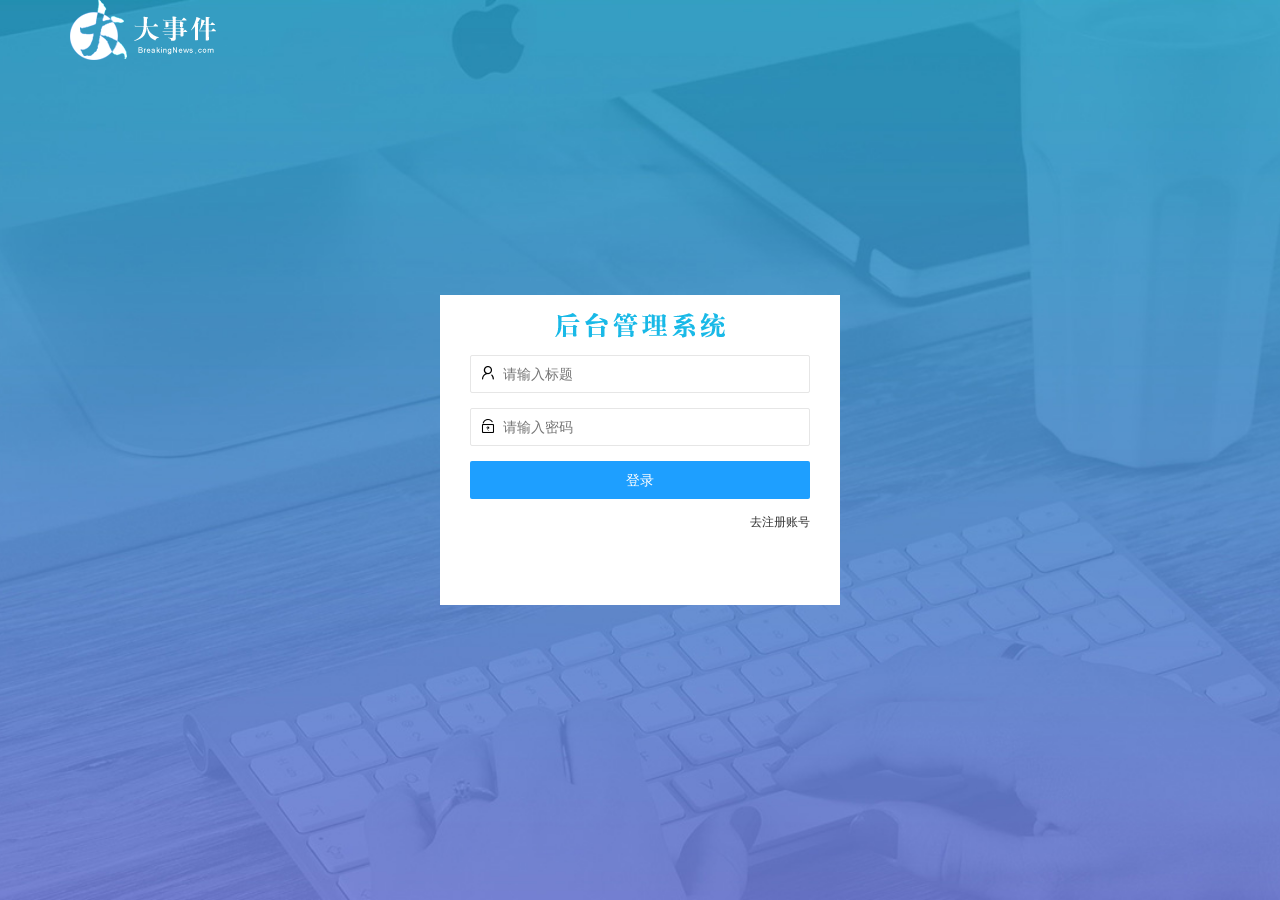
<file: login.html>
<!DOCTYPE html>
<html lang="zh-CN">
  <head>
    <meta charset="UTF-8" />
    <meta name="viewport" content="width=device-width, initial-scale=1.0" />
    <meta http-equiv="X-UA-Compatible" content="ie=edge" />
    <title>Document</title>
    <!-- 引入LayUI样式 -->
    <link rel="stylesheet" href="./assets/lib/layui/css/layui.css" />
    <!-- 引入自定义样式 -->
    <link rel="stylesheet" href="./assets/css/login.css" />
  </head>
  <body>
    <!-- 头部 logo 区域 -->
    <div class="layui-main">
      <img src="/assets/images/logo.png" alt="" />
    </div>

    <!-- 登录注册区域 -->
    <div class="loginAndRegBox">
      <!-- 登录标题 -->
      <div class="title-box"></div>
      <!-- 登录 -->
      <div class="login-box">
        <form class="layui-form" action="" id="form_login">
          <div class="layui-form-item">
            <i class="layui-icon layui-icon-username"></i>
            <input
              type="text"
              name="username"
              required
              lay-verify="required"
              placeholder="请输入标题"
              autocomplete="off"
              class="layui-input"
            />
          </div>
          <div class="layui-form-item">
            <i class="layui-icon layui-icon-password"></i>
            <input
              type="password"
              name="password"
              required
              lay-verify="required|pass"
              placeholder="请输入密码"
              autocomplete="off"
              class="layui-input"
            />
          </div>
          <!-- 登录按钮 -->
          <div class="layui-form-item">
            <!-- 注意：表单提交按钮和普通按钮的区别，就是 lay-submit 属性 -->
            <button
              class="layui-btn layui-btn-normal layui-btn-fluid"
              lay-submit
            >
              登录
            </button>
          </div>
          <div class="layui-form-item link">
            <a href="javascript:;" id="link_reg">去注册账号</a>
          </div>
        </form>
      </div>

      <!-- 注册 -->
      <div class="reg-box">
        <form class="layui-form" id="form_reg">
          <!-- 用户名 -->
          <div class="layui-form-item">
            <i class="layui-icon layui-icon-username"></i>
            <input
              type="text"
              name="username"
              required
              lay-verify="required"
              placeholder="请输入用户名"
              autocomplete="off"
              class="layui-input"
            />
          </div>

          <!-- 密码 -->
          <div class="layui-form-item">
            <i class="layui-icon layui-icon-password"></i>
            <input
              type="password"
              name="password"
              required
              lay-verify="required|pass"
              placeholder="请输入密码"
              autocomplete="off"
              class="layui-input"
            />
          </div>

          <!-- 确认密码 -->
          <div class="layui-form-item">
            <i class="layui-icon layui-icon-password"></i>
            <input
              type="password"
              name="repassword"
              required
              lay-verify="required|pass|repass"
              placeholder="再次确认密码"
              autocomplete="off"
              class="layui-input"
            />
          </div>

          <!-- 注册按钮 -->
          <div class="layui-form-item">
            <!-- 注意：表单提交按钮和普通按钮的区别，就是 lay-submit 属性 -->
            <button
              class="layui-btn layui-btn-normal layui-btn-fluid"
              lay-submit
            >
              注册
            </button>
          </div>
          <div class="layui-form-item link">
            <a href="javascript:;" id="link_login">去登录</a>
          </div>
        </form>
      </div>
    </div>

    <!-- 导入LayUI JS文件 -->
    <script src="./assets/lib/layui/layui.all.js"></script>
    <!-- 导入JQuery文件 -->
    <script src="./assets/lib/jquery.js"></script>
    <!-- 导入请求过滤器 -->
    <script src="./assets/js/baseAPI.js"></script>
    <!-- 导入 自定义JS文件 -->
    <script src="./assets//js/login.js"></script>
  </body>
</html>
</file>
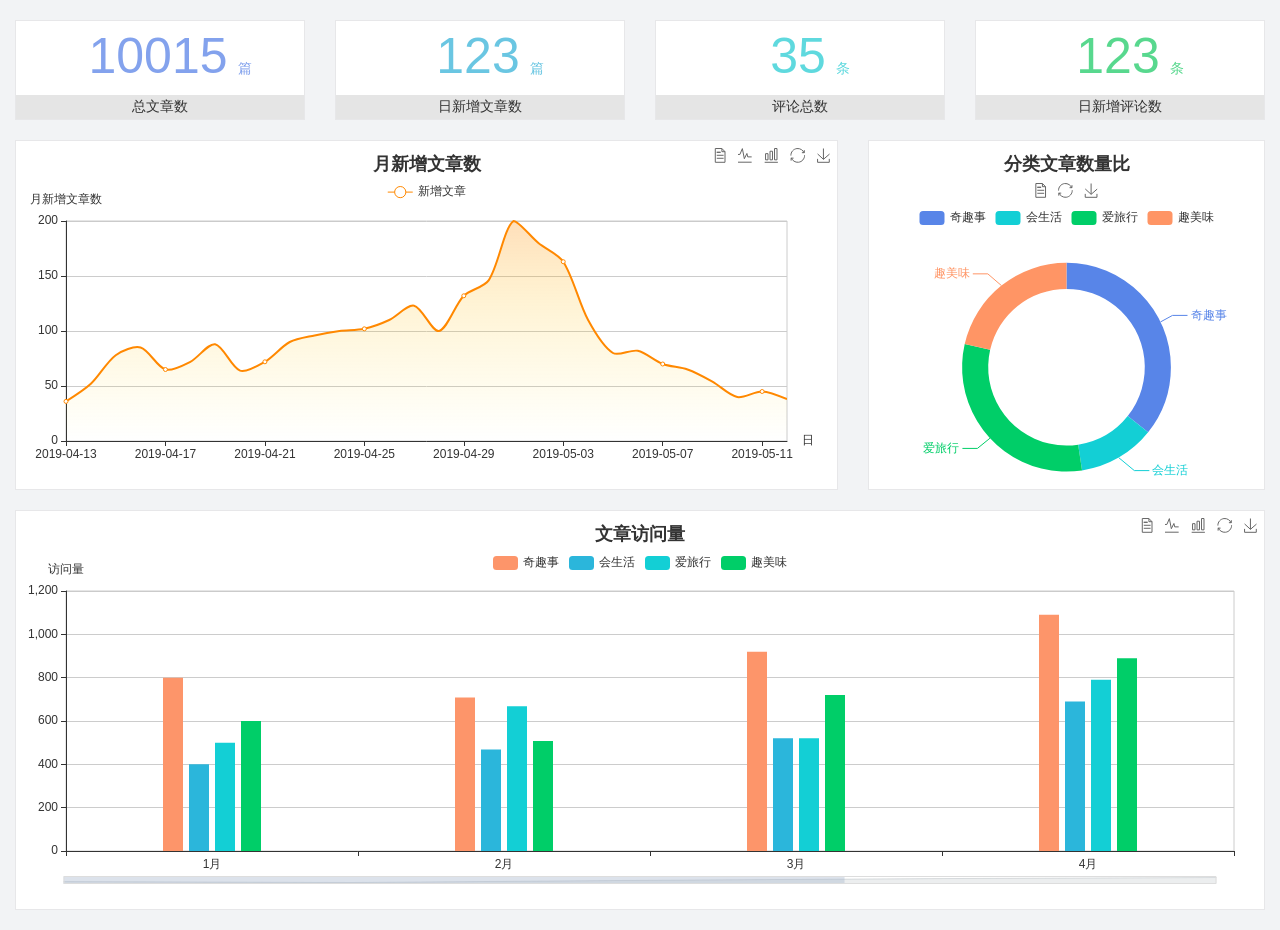
<file: home/dashboard.html>
<!DOCTYPE html>
<html lang="en">

<head>
  <meta charset="UTF-8">
  <meta name="viewport" content="width=device-width, initial-scale=1.0">
  <meta http-equiv="X-UA-Compatible" content="ie=edge">
  <title>图表统计</title>
  <link rel="stylesheet" href="../../assets/lib/bootstrap.css" />
  <link rel="stylesheet" href="../../assets/lib/main.css" />
  <script src="../../assets/lib/jquery.js"></script>
  <script type="text/javascript" src="../../assets/lib/echarts.min.js"></script>
</head>

<body>
  <div class="container-fluid">
    <div class="row spannel_list">
      <div class="col-sm-3 col-xs-6">
        <div class="spannel">
          <em>10015</em><span>篇</span>
          <b>总文章数</b>
        </div>
      </div>
      <div class="col-sm-3 col-xs-6">
        <div class="spannel scolor01">
          <em>123</em><span>篇</span>
          <b>日新增文章数</b>
        </div>
      </div>
      <div class="col-sm-3 col-xs-6">
        <div class="spannel scolor02">
          <em>35</em><span>条</span>
          <b>评论总数</b>
        </div>
      </div>
      <div class="col-sm-3 col-xs-6">
        <div class="spannel scolor03">
          <em>123</em><span>条</span>
          <b>日新增评论数</b>
        </div>
      </div>
    </div>
  </div>

  <div class="container-fluid">
    <div class="row curve-pie">
      <div class="col-lg-8 col-md-8">
        <div class="gragh_pannel" id="curve_show"></div>
      </div>
      <div class="col-lg-4 col-md-4">
        <div class="gragh_pannel" id="pie_show"></div>
      </div>
    </div>
  </div>

  <div class="container-fluid">
    <div class="column_pannel" id="column_show"></div>
  </div>

  <script>
    var oChart = echarts.init(document.getElementById('curve_show'));
    var aList_all = [
      { 'count': 36, 'date': '2019-04-13' },
      { 'count': 52, 'date': '2019-04-14' },
      { 'count': 78, 'date': '2019-04-15' },
      { 'count': 85, 'date': '2019-04-16' },
      { 'count': 65, 'date': '2019-04-17' },
      { 'count': 72, 'date': '2019-04-18' },
      { 'count': 88, 'date': '2019-04-19' },
      { 'count': 64, 'date': '2019-04-20' },
      { 'count': 72, 'date': '2019-04-21' },
      { 'count': 90, 'date': '2019-04-22' },
      { 'count': 96, 'date': '2019-04-23' },
      { 'count': 100, 'date': '2019-04-24' },
      { 'count': 102, 'date': '2019-04-25' },
      { 'count': 110, 'date': '2019-04-26' },
      { 'count': 123, 'date': '2019-04-27' },
      { 'count': 100, 'date': '2019-04-28' },
      { 'count': 132, 'date': '2019-04-29' },
      { 'count': 146, 'date': '2019-04-30' },
      { 'count': 200, 'date': '2019-05-01' },
      { 'count': 180, 'date': '2019-05-02' },
      { 'count': 163, 'date': '2019-05-03' },
      { 'count': 110, 'date': '2019-05-04' },
      { 'count': 80, 'date': '2019-05-05' },
      { 'count': 82, 'date': '2019-05-06' },
      { 'count': 70, 'date': '2019-05-07' },
      { 'count': 65, 'date': '2019-05-08' },
      { 'count': 54, 'date': '2019-05-09' },
      { 'count': 40, 'date': '2019-05-10' },
      { 'count': 45, 'date': '2019-05-11' },
      { 'count': 38, 'date': '2019-05-12' },
    ];

    let aCount = [];
    let aDate = [];

    for (var i = 0; i < aList_all.length; i++) {
      aCount.push(aList_all[i].count);
      aDate.push(aList_all[i].date);
    }

    var chartopt = {
      title: {
        text: '月新增文章数',
        left: 'center',
        top: '10'
      },
      tooltip: {
        trigger: 'axis'
      },
      legend: {
        data: ['新增文章'],
        top: '40'
      },
      toolbox: {
        show: true,
        feature: {
          mark: { show: true },
          dataView: { show: true, readOnly: false },
          magicType: { show: true, type: ['line', 'bar'] },
          restore: { show: true },
          saveAsImage: { show: true }
        }
      },
      calculable: true,
      xAxis: [
        {
          name: '日',
          type: 'category',
          boundaryGap: false,
          data: aDate
        }
      ],
      yAxis: [
        {
          name: '月新增文章数',
          type: 'value'
        }
      ],
      series: [
        {
          name: '新增文章',
          type: 'line',
          smooth: true,
          itemStyle: { normal: { areaStyle: { type: 'default' }, color: '#f80' }, lineStyle: { color: '#f80' } },
          data: aCount
        }],
      areaStyle: {
        normal: {
          color: new echarts.graphic.LinearGradient(0, 0, 0, 1, [{
            offset: 0,
            color: 'rgba(255,136,0,0.39)'
          }, {
            offset: .34,
            color: 'rgba(255,180,0,0.25)'
          }, {
            offset: 1,
            color: 'rgba(255,222,0,0.00)'
          }])

        }
      },
      grid: {
        show: true,
        x: 50,
        x2: 50,
        y: 80,
        height: 220
      }
    };

    oChart.setOption(chartopt);


    var oPie = echarts.init(document.getElementById('pie_show'));
    var oPieopt =
    {
      title: {
        top: 10,
        text: '分类文章数量比',
        x: 'center'
      },
      tooltip: {
        trigger: 'item',
        formatter: "{a} <br/>{b} : {c} ({d}%)"
      },
      color: ['#5885e8', '#13cfd5', '#00ce68', '#ff9565'],
      legend: {
        x: 'center',
        top: 65,
        data: ['奇趣事', '会生活', '爱旅行', '趣美味']
      },
      toolbox: {
        show: true,
        x: 'center',
        top: 35,
        feature: {
          mark: { show: true },
          dataView: { show: true, readOnly: false },
          magicType: {
            show: true,
            type: ['pie', 'funnel'],
            option: {
              funnel: {
                x: '25%',
                width: '50%',
                funnelAlign: 'left',
                max: 1548
              }
            }
          },
          restore: { show: true },
          saveAsImage: { show: true }
        }
      },
      calculable: true,
      series: [
        {
          name: '访问来源',
          type: 'pie',
          radius: ['45%', '60%'],
          center: ['50%', '65%'],
          data: [
            { value: 300, name: '奇趣事' },
            { value: 100, name: '会生活' },
            { value: 260, name: '爱旅行' },
            { value: 180, name: '趣美味' }
          ]
        }
      ]
    };
    oPie.setOption(oPieopt);



    var oColumn = this.echarts.init(document.getElementById('column_show'));
    var oColumnopt =
    {
      title: {
        text: '文章访问量',
        left: 'center',
        top: '10'
      },
      tooltip: {
        trigger: 'axis'
      },
      legend: {
        data: ['奇趣事', '会生活', '爱旅行', '趣美味'],
        top: '40'
      },
      toolbox: {
        show: true,
        feature: {
          mark: { show: true },
          dataView: { show: true, readOnly: false },
          magicType: { show: true, type: ['line', 'bar'] },
          restore: { show: true },
          saveAsImage: { show: true }
        }
      },
      calculable: true,
      xAxis: [
        {
          type: 'category',
          data: ['1月', '2月', '3月', '4月', '5月']
        }
      ],
      yAxis: [
        {
          name: '访问量',
          type: 'value'
        }
      ],
      series: [
        {
          name: '奇趣事',
          type: 'bar',
          barWidth: 20,
          itemStyle: {
            normal: { areaStyle: { type: 'default' }, color: '#fd956a' }
          },
          data: [800, 708, 920, 1090, 1200]
        },
        {
          name: '会生活',
          type: 'bar',
          barWidth: 20,
          itemStyle: {
            normal: { areaStyle: { type: 'default' }, color: '#2bb6db' }
          },
          data: [400, 468, 520, 690, 800]
        },
        {
          name: '爱旅行',
          type: 'bar',
          barWidth: 20,
          itemStyle: {
            normal: { areaStyle: { type: 'default' }, color: '#13cfd5' }
          },
          data: [500, 668, 520, 790, 900]
        },
        {
          name: '趣美味',
          type: 'bar',
          barWidth: 20,
          itemStyle: {
            normal: { areaStyle: { type: 'default' }, color: '#00ce68' }
          },
          data: [600, 508, 720, 890, 1000]
        }
      ],
      grid: {
        show: true,
        x: 50,
        x2: 30,
        y: 80,
        height: 260
      },
      dataZoom: [//给x轴设置滚动条
        {
          start: 0,//默认为0
          end: 100 - 1000 / 31,//默认为100
          type: 'slider',
          show: true,
          xAxisIndex: [0],
          handleSize: 0,//滑动条的 左右2个滑动条的大小
          height: 8,//组件高度
          left: 45, //左边的距离
          right: 50,//右边的距离
          bottom: 26,//右边的距离
          handleColor: '#ddd',//h滑动图标的颜色
          handleStyle: {
            borderColor: "#cacaca",
            borderWidth: "1",
            shadowBlur: 2,
            background: "#ddd",
            shadowColor: "#ddd",
          }
        }]
    };
    oColumn.setOption(oColumnopt);
  </script>
</body>

</html>
</file>
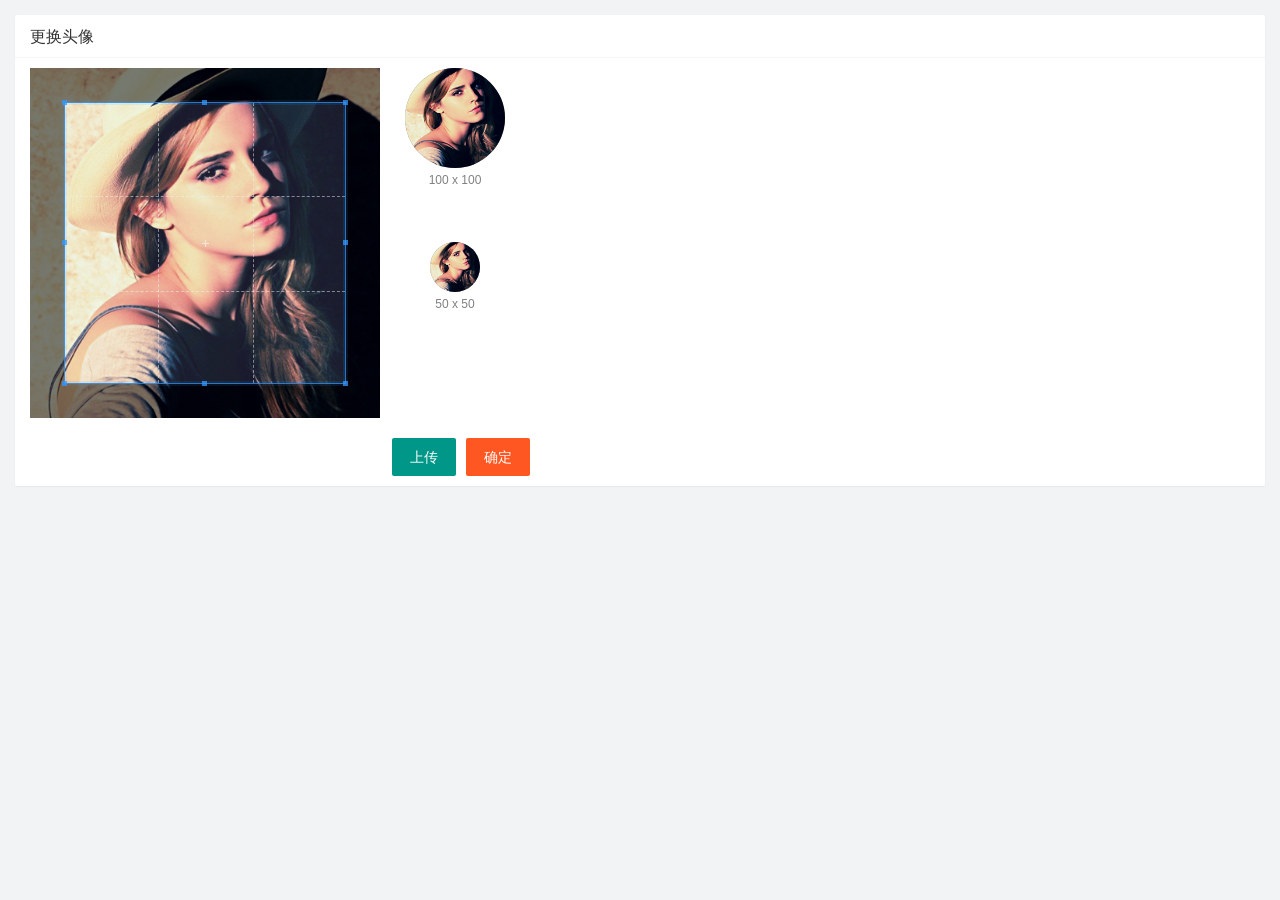
<file: user/user_avcatar.html>
<!DOCTYPE html>
<html lang="zh-CN">
  <head>
    <meta charset="UTF-8" />
    <meta name="viewport" content="width=device-width, initial-scale=1.0" />
    <meta http-equiv="X-UA-Compatible" content="ie=edge" />
    <title>Document</title>
    <link rel="stylesheet" href="/assets/lib/layui/css/layui.css" />
    <link rel="stylesheet" href="/assets/lib/cropper/cropper.css" />
    <link rel="stylesheet" href="/assets/css/user/user_avcatar.css" />
  </head>
  <body>
    <div class="layui-card">
      <input type="file" id="file" accept="image/png,image/jpeg" />
      <div class="layui-card-header"><h3>更换头像</h3></div>
      <div class="layui-card-body">
        <!-- 第一行的图片裁剪和预览区域 -->
        <div class="row1">
          <!-- 图片裁剪区域 -->
          <div class="cropper-box">
            <!-- 这个 img 标签很重要，将来会把它初始化为裁剪区域 -->
            <img id="image" src="/assets/images/sample.jpg" />
          </div>
          <!-- 图片的预览区域 -->
          <div class="preview-box">
            <div>
              <!-- 宽高为 100px 的预览区域 -->
              <div class="img-preview w100"></div>
              <p class="size">100 x 100</p>
            </div>
            <div>
              <!-- 宽高为 50px 的预览区域 -->
              <div class="img-preview w50"></div>
              <p class="size">50 x 50</p>
            </div>
          </div>
        </div>
        <!-- 第二行的按钮区域 -->
        <div class="row2">
          <button type="button" class="layui-btn" id="uploadBtn">上传</button>
          <button type="button" class="layui-btn layui-btn-danger" id="sendBtn">
            确定
          </button>
        </div>
      </div>
    </div>
    <script src="/assets/lib/layui/layui.all.js"></script>
    <script src="/assets/lib/jquery.js"></script>
    <script src="/assets/lib/cropper/Cropper.js"></script>
    <script src="/assets/lib/cropper/jquery-cropper.js"></script>
    <script src="/assets/js/baseAPI.js"></script>
    <script src="/assets/js/user/user_avcatar.js"></script>
  </body>
</html>
</file>
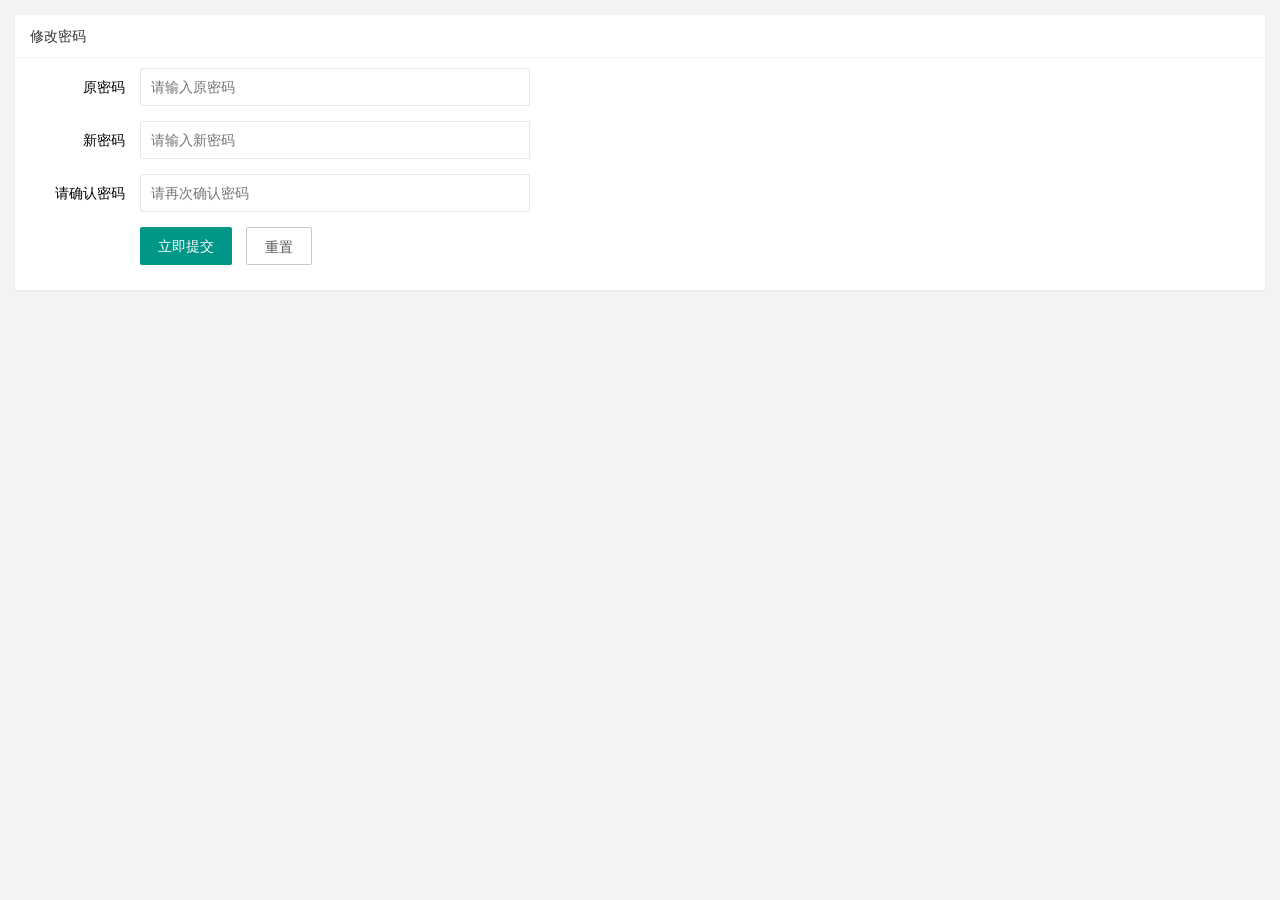
<file: user/user_pwd.html>
<!DOCTYPE html>
<html lang="zh-CN">
  <head>
    <meta charset="UTF-8" />
    <meta name="viewport" content="width=device-width, initial-scale=1.0" />
    <meta http-equiv="X-UA-Compatible" content="ie=edge" />
    <title>Document</title>
    <link rel="stylesheet" href="/assets/lib/layui/css/layui.css" />
    <link rel="stylesheet" href="/assets/css/user/user_pwd.css" />
  </head>
  <body>
    <div class="layui-card">
      <div class="layui-card-header">修改密码</div>
      <div class="layui-card-body">
        <form class="layui-form" action="" lay-filter="formPassword">
          <div class="layui-form-item">
            <label class="layui-form-label">原密码</label>
            <div class="layui-input-block">
              <input
                type="password"
                name="oldPwd"
                required
                lay-verify="required|pwd"
                placeholder="请输入原密码"
                autocomplete="off"
                class="layui-input"
              />
            </div>
          </div>
          <div class="layui-form-item">
            <label class="layui-form-label">新密码</label>
            <div class="layui-input-block">
              <input
                type="password"
                name="newPwd"
                required
                lay-verify="required|pwd|samePwd"
                placeholder="请输入新密码"
                autocomplete="off"
                class="layui-input"
              />
            </div>
          </div>
          <div class="layui-form-item">
            <label class="layui-form-label">请确认密码</label>
            <div class="layui-input-block">
              <input
                type="password"
                name="rePwd"
                required
                lay-verify="required|pwd|rePwd"
                placeholder="请再次确认密码"
                autocomplete="off"
                class="layui-input"
              />
            </div>
          </div>
          <div class="layui-form-item">
            <div class="layui-input-block">
              <button class="layui-btn" lay-submit lay-filter="formDemo">
                立即提交
              </button>
              <button
                type="reset"
                class="layui-btn layui-btn-primary"
                id="resetBtn"
              >
                重置
              </button>
            </div>
          </div>
        </form>
      </div>
    </div>
    <script src="/assets/lib/layui/layui.all.js"></script>
    <script src="/assets/lib/jquery.js"></script>
    <script src="/assets/js/baseAPI.js"></script>
    <script src="/assets/js/user/user_pwd.js"></script>
  </body>
</html>
</file>
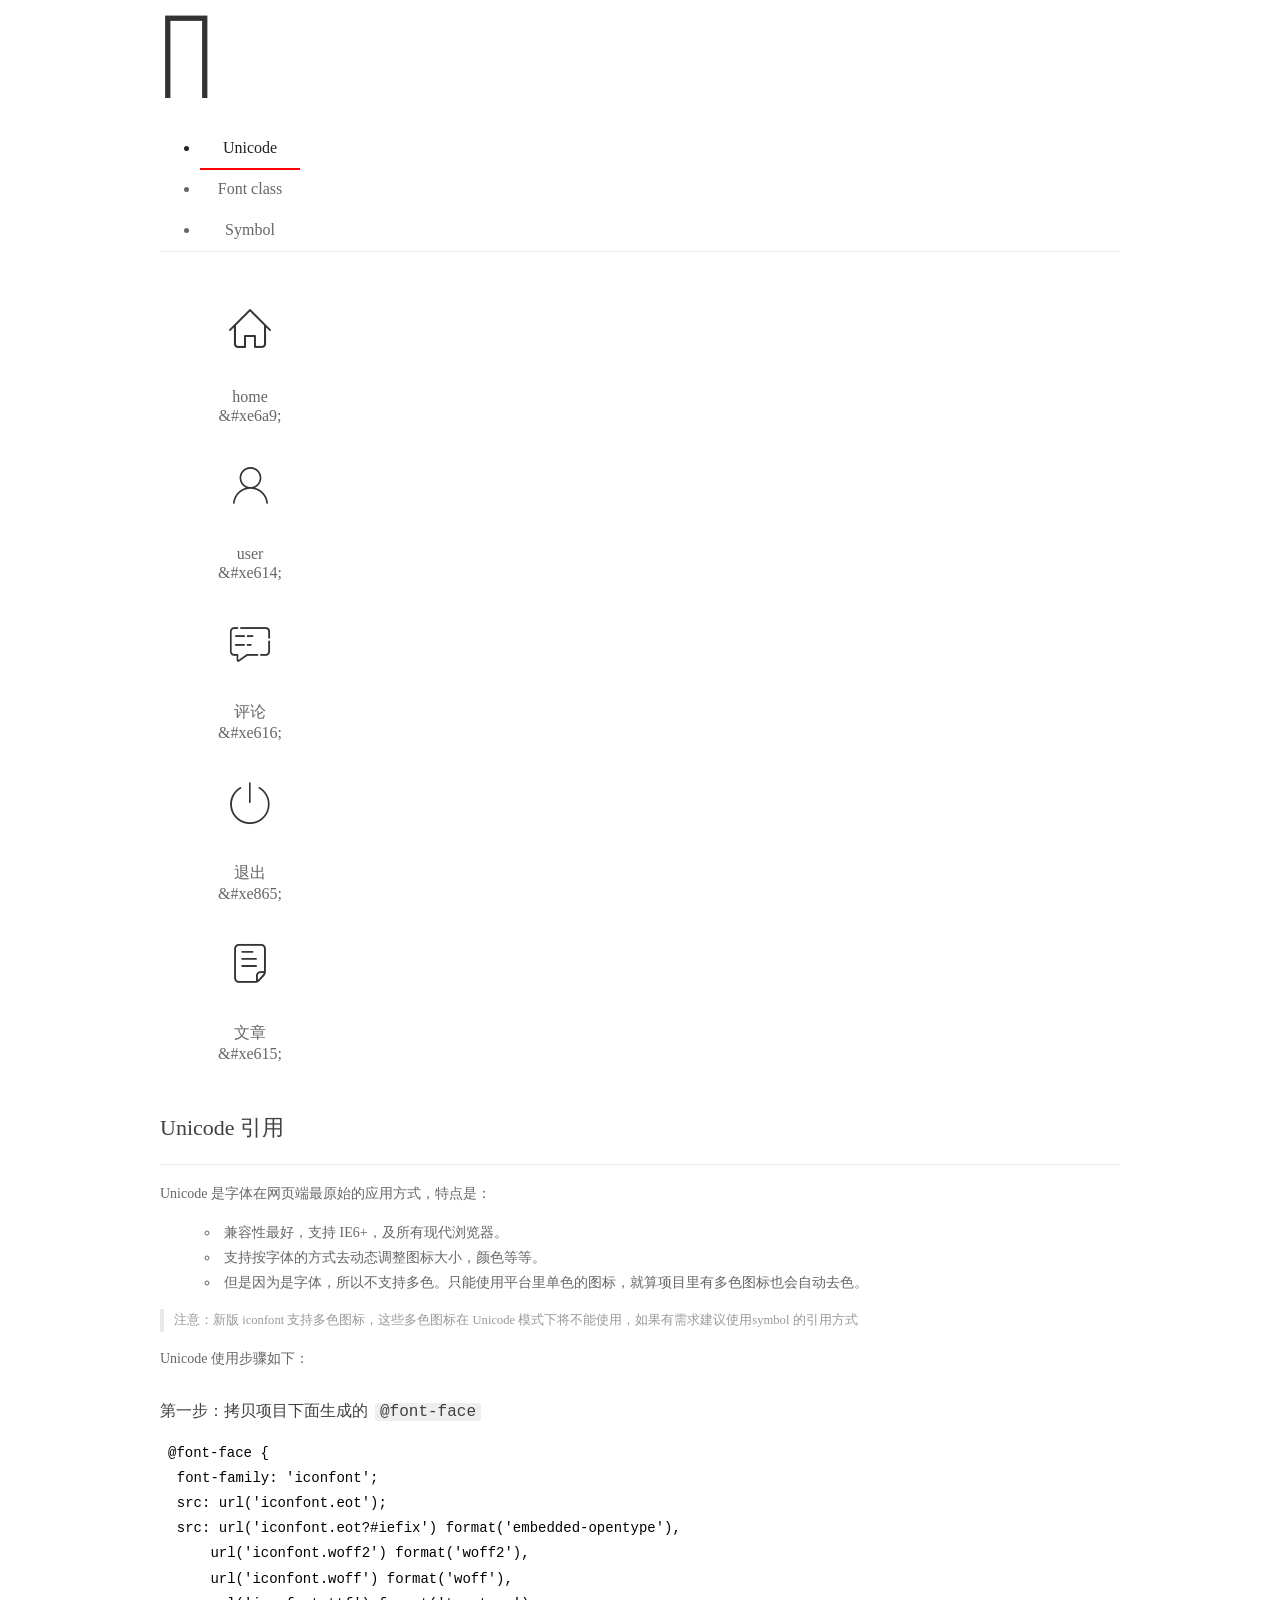
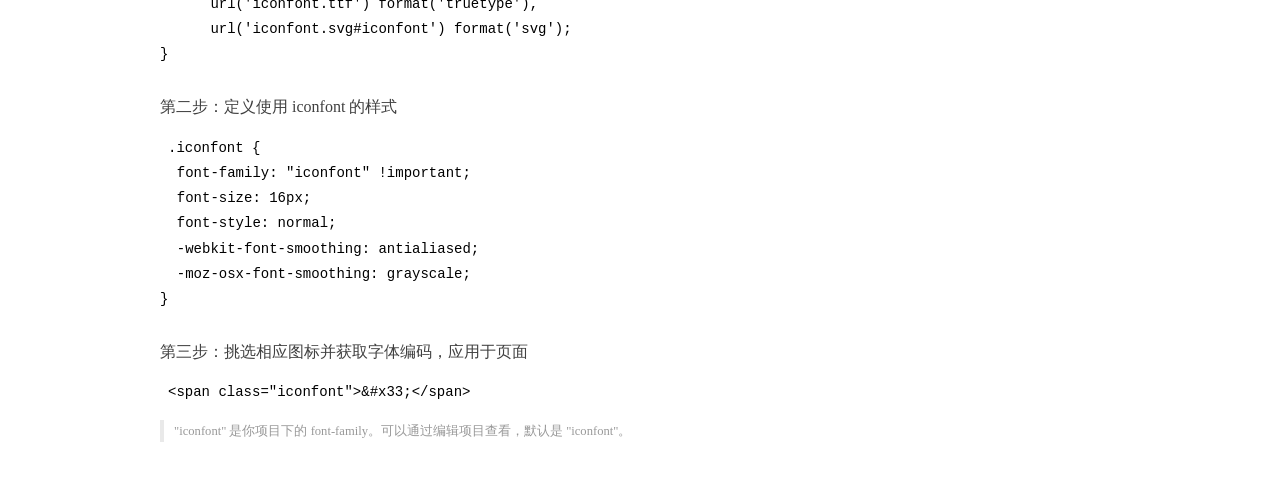
<file: assets/fonts/demo_index.html>
<!DOCTYPE html>
<html>
<head>
  <meta charset="utf-8"/>
  <title>IconFont Demo</title>
  <link rel="shortcut icon" href="https://gtms04.alicdn.com/tps/i4/TB1_oz6GVXXXXaFXpXXJDFnIXXX-64-64.ico" type="image/x-icon"/>
  <link rel="stylesheet" href="https://g.alicdn.com/thx/cube/1.3.2/cube.min.css">
  <link rel="stylesheet" href="demo.css">
  <link rel="stylesheet" href="iconfont.css">
  <script src="iconfont.js"></script>
  <!-- jQuery -->
  <script src="https://a1.alicdn.com/oss/uploads/2018/12/26/7bfddb60-08e8-11e9-9b04-53e73bb6408b.js"></script>
  <!-- 代码高亮 -->
  <script src="https://a1.alicdn.com/oss/uploads/2018/12/26/a3f714d0-08e6-11e9-8a15-ebf944d7534c.js"></script>
</head>
<body>
  <div class="main">
    <h1 class="logo"><a href="https://www.iconfont.cn/" title="iconfont 首页" target="_blank">&#xe86b;</a></h1>
    <div class="nav-tabs">
      <ul id="tabs" class="dib-box">
        <li class="dib active"><span>Unicode</span></li>
        <li class="dib"><span>Font class</span></li>
        <li class="dib"><span>Symbol</span></li>
      </ul>
      
    </div>
    <div class="tab-container">
      <div class="content unicode" style="display: block;">
          <ul class="icon_lists dib-box">
          
            <li class="dib">
              <span class="icon iconfont">&#xe6a9;</span>
                <div class="name">home</div>
                <div class="code-name">&amp;#xe6a9;</div>
              </li>
          
            <li class="dib">
              <span class="icon iconfont">&#xe614;</span>
                <div class="name">user</div>
                <div class="code-name">&amp;#xe614;</div>
              </li>
          
            <li class="dib">
              <span class="icon iconfont">&#xe616;</span>
                <div class="name">评论</div>
                <div class="code-name">&amp;#xe616;</div>
              </li>
          
            <li class="dib">
              <span class="icon iconfont">&#xe865;</span>
                <div class="name">退出</div>
                <div class="code-name">&amp;#xe865;</div>
              </li>
          
            <li class="dib">
              <span class="icon iconfont">&#xe615;</span>
                <div class="name">文章</div>
                <div class="code-name">&amp;#xe615;</div>
              </li>
          
          </ul>
          <div class="article markdown">
          <h2 id="unicode-">Unicode 引用</h2>
          <hr>

          <p>Unicode 是字体在网页端最原始的应用方式，特点是：</p>
          <ul>
            <li>兼容性最好，支持 IE6+，及所有现代浏览器。</li>
            <li>支持按字体的方式去动态调整图标大小，颜色等等。</li>
            <li>但是因为是字体，所以不支持多色。只能使用平台里单色的图标，就算项目里有多色图标也会自动去色。</li>
          </ul>
          <blockquote>
            <p>注意：新版 iconfont 支持多色图标，这些多色图标在 Unicode 模式下将不能使用，如果有需求建议使用symbol 的引用方式</p>
          </blockquote>
          <p>Unicode 使用步骤如下：</p>
          <h3 id="-font-face">第一步：拷贝项目下面生成的 <code>@font-face</code></h3>
<pre><code class="language-css"
>@font-face {
  font-family: 'iconfont';
  src: url('iconfont.eot');
  src: url('iconfont.eot?#iefix') format('embedded-opentype'),
      url('iconfont.woff2') format('woff2'),
      url('iconfont.woff') format('woff'),
      url('iconfont.ttf') format('truetype'),
      url('iconfont.svg#iconfont') format('svg');
}
</code></pre>
          <h3 id="-iconfont-">第二步：定义使用 iconfont 的样式</h3>
<pre><code class="language-css"
>.iconfont {
  font-family: "iconfont" !important;
  font-size: 16px;
  font-style: normal;
  -webkit-font-smoothing: antialiased;
  -moz-osx-font-smoothing: grayscale;
}
</code></pre>
          <h3 id="-">第三步：挑选相应图标并获取字体编码，应用于页面</h3>
<pre>
<code class="language-html"
>&lt;span class="iconfont"&gt;&amp;#x33;&lt;/span&gt;
</code></pre>
          <blockquote>
            <p>"iconfont" 是你项目下的 font-family。可以通过编辑项目查看，默认是 "iconfont"。</p>
          </blockquote>
          </div>
      </div>
      <div class="content font-class">
        <ul class="icon_lists dib-box">
          
          <li class="dib">
            <span class="icon iconfont icon-home"></span>
            <div class="name">
              home
            </div>
            <div class="code-name">.icon-home
            </div>
          </li>
          
          <li class="dib">
            <span class="icon iconfont icon-user"></span>
            <div class="name">
              user
            </div>
            <div class="code-name">.icon-user
            </div>
          </li>
          
          <li class="dib">
            <span class="icon iconfont icon-pinglun"></span>
            <div class="name">
              评论
            </div>
            <div class="code-name">.icon-pinglun
            </div>
          </li>
          
          <li class="dib">
            <span class="icon iconfont icon-tuichu"></span>
            <div class="name">
              退出
            </div>
            <div class="code-name">.icon-tuichu
            </div>
          </li>
          
          <li class="dib">
            <span class="icon iconfont icon-16"></span>
            <div class="name">
              文章
            </div>
            <div class="code-name">.icon-16
            </div>
          </li>
          
        </ul>
        <div class="article markdown">
        <h2 id="font-class-">font-class 引用</h2>
        <hr>

        <p>font-class 是 Unicode 使用方式的一种变种，主要是解决 Unicode 书写不直观，语意不明确的问题。</p>
        <p>与 Unicode 使用方式相比，具有如下特点：</p>
        <ul>
          <li>兼容性良好，支持 IE8+，及所有现代浏览器。</li>
          <li>相比于 Unicode 语意明确，书写更直观。可以很容易分辨这个 icon 是什么。</li>
          <li>因为使用 class 来定义图标，所以当要替换图标时，只需要修改 class 里面的 Unicode 引用。</li>
          <li>不过因为本质上还是使用的字体，所以多色图标还是不支持的。</li>
        </ul>
        <p>使用步骤如下：</p>
        <h3 id="-fontclass-">第一步：引入项目下面生成的 fontclass 代码：</h3>
<pre><code class="language-html">&lt;link rel="stylesheet" href="./iconfont.css"&gt;
</code></pre>
        <h3 id="-">第二步：挑选相应图标并获取类名，应用于页面：</h3>
<pre><code class="language-html">&lt;span class="iconfont icon-xxx"&gt;&lt;/span&gt;
</code></pre>
        <blockquote>
          <p>"
            iconfont" 是你项目下的 font-family。可以通过编辑项目查看，默认是 "iconfont"。</p>
        </blockquote>
      </div>
      </div>
      <div class="content symbol">
          <ul class="icon_lists dib-box">
          
            <li class="dib">
                <svg class="icon svg-icon" aria-hidden="true">
                  <use xlink:href="#icon-home"></use>
                </svg>
                <div class="name">home</div>
                <div class="code-name">#icon-home</div>
            </li>
          
            <li class="dib">
                <svg class="icon svg-icon" aria-hidden="true">
                  <use xlink:href="#icon-user"></use>
                </svg>
                <div class="name">user</div>
                <div class="code-name">#icon-user</div>
            </li>
          
            <li class="dib">
                <svg class="icon svg-icon" aria-hidden="true">
                  <use xlink:href="#icon-pinglun"></use>
                </svg>
                <div class="name">评论</div>
                <div class="code-name">#icon-pinglun</div>
            </li>
          
            <li class="dib">
                <svg class="icon svg-icon" aria-hidden="true">
                  <use xlink:href="#icon-tuichu"></use>
                </svg>
                <div class="name">退出</div>
                <div class="code-name">#icon-tuichu</div>
            </li>
          
            <li class="dib">
                <svg class="icon svg-icon" aria-hidden="true">
                  <use xlink:href="#icon-16"></use>
                </svg>
                <div class="name">文章</div>
                <div class="code-name">#icon-16</div>
            </li>
          
          </ul>
          <div class="article markdown">
          <h2 id="symbol-">Symbol 引用</h2>
          <hr>

          <p>这是一种全新的使用方式，应该说这才是未来的主流，也是平台目前推荐的用法。相关介绍可以参考这篇<a href="">文章</a>
            这种用法其实是做了一个 SVG 的集合，与另外两种相比具有如下特点：</p>
          <ul>
            <li>支持多色图标了，不再受单色限制。</li>
            <li>通过一些技巧，支持像字体那样，通过 <code>font-size</code>, <code>color</code> 来调整样式。</li>
            <li>兼容性较差，支持 IE9+，及现代浏览器。</li>
            <li>浏览器渲染 SVG 的性能一般，还不如 png。</li>
          </ul>
          <p>使用步骤如下：</p>
          <h3 id="-symbol-">第一步：引入项目下面生成的 symbol 代码：</h3>
<pre><code class="language-html">&lt;script src="./iconfont.js"&gt;&lt;/script&gt;
</code></pre>
          <h3 id="-css-">第二步：加入通用 CSS 代码（引入一次就行）：</h3>
<pre><code class="language-html">&lt;style&gt;
.icon {
  width: 1em;
  height: 1em;
  vertical-align: -0.15em;
  fill: currentColor;
  overflow: hidden;
}
&lt;/style&gt;
</code></pre>
          <h3 id="-">第三步：挑选相应图标并获取类名，应用于页面：</h3>
<pre><code class="language-html">&lt;svg class="icon" aria-hidden="true"&gt;
  &lt;use xlink:href="#icon-xxx"&gt;&lt;/use&gt;
&lt;/svg&gt;
</code></pre>
          </div>
      </div>

    </div>
  </div>
  <script>
  $(document).ready(function () {
      $('.tab-container .content:first').show()

      $('#tabs li').click(function (e) {
        var tabContent = $('.tab-container .content')
        var index = $(this).index()

        if ($(this).hasClass('active')) {
          return
        } else {
          $('#tabs li').removeClass('active')
          $(this).addClass('active')

          tabContent.hide().eq(index).fadeIn()
        }
      })
    })
  </script>
</body>
</html>
</file>
<file: assets/lib/layui/css/layui.css>
/** layui-v2.5.5 MIT License By https://www.layui.com */
 .layui-inline,img{display:inline-block;vertical-align:middle}h1,h2,h3,h4,h5,h6{font-weight:400}.layui-edge,.layui-header,.layui-inline,.layui-main{position:relative}.layui-body,.layui-edge,.layui-elip{overflow:hidden}.layui-btn,.layui-edge,.layui-inline,img{vertical-align:middle}.layui-btn,.layui-disabled,.layui-icon,.layui-unselect{-moz-user-select:none;-webkit-user-select:none;-ms-user-select:none}.layui-elip,.layui-form-checkbox span,.layui-form-pane .layui-form-label{text-overflow:ellipsis;white-space:nowrap}.layui-breadcrumb,.layui-tree-btnGroup{visibility:hidden}blockquote,body,button,dd,div,dl,dt,form,h1,h2,h3,h4,h5,h6,input,li,ol,p,pre,td,textarea,th,ul{margin:0;padding:0;-webkit-tap-highlight-color:rgba(0,0,0,0)}a:active,a:hover{outline:0}img{border:none}li{list-style:none}table{border-collapse:collapse;border-spacing:0}h4,h5,h6{font-size:100%}button,input,optgroup,option,select,textarea{font-family:inherit;font-size:inherit;font-style:inherit;font-weight:inherit;outline:0}pre{white-space:pre-wrap;white-space:-moz-pre-wrap;white-space:-pre-wrap;white-space:-o-pre-wrap;word-wrap:break-word}body{line-height:24px;font:14px Helvetica Neue,Helvetica,PingFang SC,Tahoma,Arial,sans-serif}hr{height:1px;margin:10px 0;border:0;clear:both}a{color:#333;text-decoration:none}a:hover{color:#777}a cite{font-style:normal;*cursor:pointer}.layui-border-box,.layui-border-box *{box-sizing:border-box}.layui-box,.layui-box *{box-sizing:content-box}.layui-clear{clear:both;*zoom:1}.layui-clear:after{content:'\20';clear:both;*zoom:1;display:block;height:0}.layui-inline{*display:inline;*zoom:1}.layui-edge{display:inline-block;width:0;height:0;border-width:6px;border-style:dashed;border-color:transparent}.layui-edge-top{top:-4px;border-bottom-color:#999;border-bottom-style:solid}.layui-edge-right{border-left-color:#999;border-left-style:solid}.layui-edge-bottom{top:2px;border-top-color:#999;border-top-style:solid}.layui-edge-left{border-right-color:#999;border-right-style:solid}.layui-disabled,.layui-disabled:hover{color:#d2d2d2!important;cursor:not-allowed!important}.layui-circle{border-radius:100%}.layui-show{display:block!important}.layui-hide{display:none!important}@font-face{font-family:layui-icon;src:url(../font/iconfont.eot?v=250);src:url(../font/iconfont.eot?v=250#iefix) format('embedded-opentype'),url(../font/iconfont.woff2?v=250) format('woff2'),url(../font/iconfont.woff?v=250) format('woff'),url(../font/iconfont.ttf?v=250) format('truetype'),url(../font/iconfont.svg?v=250#layui-icon) format('svg')}.layui-icon{font-family:layui-icon!important;font-size:16px;font-style:normal;-webkit-font-smoothing:antialiased;-moz-osx-font-smoothing:grayscale}.layui-icon-reply-fill:before{content:"\e611"}.layui-icon-set-fill:before{content:"\e614"}.layui-icon-menu-fill:before{content:"\e60f"}.layui-icon-search:before{content:"\e615"}.layui-icon-share:before{content:"\e641"}.layui-icon-set-sm:before{content:"\e620"}.layui-icon-engine:before{content:"\e628"}.layui-icon-close:before{content:"\1006"}.layui-icon-close-fill:before{content:"\1007"}.layui-icon-chart-screen:before{content:"\e629"}.layui-icon-star:before{content:"\e600"}.layui-icon-circle-dot:before{content:"\e617"}.layui-icon-chat:before{content:"\e606"}.layui-icon-release:before{content:"\e609"}.layui-icon-list:before{content:"\e60a"}.layui-icon-chart:before{content:"\e62c"}.layui-icon-ok-circle:before{content:"\1005"}.layui-icon-layim-theme:before{content:"\e61b"}.layui-icon-table:before{content:"\e62d"}.layui-icon-right:before{content:"\e602"}.layui-icon-left:before{content:"\e603"}.layui-icon-cart-simple:before{content:"\e698"}.layui-icon-face-cry:before{content:"\e69c"}.layui-icon-face-smile:before{content:"\e6af"}.layui-icon-survey:before{content:"\e6b2"}.layui-icon-tree:before{content:"\e62e"}.layui-icon-upload-circle:before{content:"\e62f"}.layui-icon-add-circle:before{content:"\e61f"}.layui-icon-download-circle:before{content:"\e601"}.layui-icon-templeate-1:before{content:"\e630"}.layui-icon-util:before{content:"\e631"}.layui-icon-face-surprised:before{content:"\e664"}.layui-icon-edit:before{content:"\e642"}.layui-icon-speaker:before{content:"\e645"}.layui-icon-down:before{content:"\e61a"}.layui-icon-file:before{content:"\e621"}.layui-icon-layouts:before{content:"\e632"}.layui-icon-rate-half:before{content:"\e6c9"}.layui-icon-add-circle-fine:before{content:"\e608"}.layui-icon-prev-circle:before{content:"\e633"}.layui-icon-read:before{content:"\e705"}.layui-icon-404:before{content:"\e61c"}.layui-icon-carousel:before{content:"\e634"}.layui-icon-help:before{content:"\e607"}.layui-icon-code-circle:before{content:"\e635"}.layui-icon-water:before{content:"\e636"}.layui-icon-username:before{content:"\e66f"}.layui-icon-find-fill:before{content:"\e670"}.layui-icon-about:before{content:"\e60b"}.layui-icon-location:before{content:"\e715"}.layui-icon-up:before{content:"\e619"}.layui-icon-pause:before{content:"\e651"}.layui-icon-date:before{content:"\e637"}.layui-icon-layim-uploadfile:before{content:"\e61d"}.layui-icon-delete:before{content:"\e640"}.layui-icon-play:before{content:"\e652"}.layui-icon-top:before{content:"\e604"}.layui-icon-friends:before{content:"\e612"}.layui-icon-refresh-3:before{content:"\e9aa"}.layui-icon-ok:before{content:"\e605"}.layui-icon-layer:before{content:"\e638"}.layui-icon-face-smile-fine:before{content:"\e60c"}.layui-icon-dollar:before{content:"\e659"}.layui-icon-group:before{content:"\e613"}.layui-icon-layim-download:before{content:"\e61e"}.layui-icon-picture-fine:before{content:"\e60d"}.layui-icon-link:before{content:"\e64c"}.layui-icon-diamond:before{content:"\e735"}.layui-icon-log:before{content:"\e60e"}.layui-icon-rate-solid:before{content:"\e67a"}.layui-icon-fonts-del:before{content:"\e64f"}.layui-icon-unlink:before{content:"\e64d"}.layui-icon-fonts-clear:before{content:"\e639"}.layui-icon-triangle-r:before{content:"\e623"}.layui-icon-circle:before{content:"\e63f"}.layui-icon-radio:before{content:"\e643"}.layui-icon-align-center:before{content:"\e647"}.layui-icon-align-right:before{content:"\e648"}.layui-icon-align-left:before{content:"\e649"}.layui-icon-loading-1:before{content:"\e63e"}.layui-icon-return:before{content:"\e65c"}.layui-icon-fonts-strong:before{content:"\e62b"}.layui-icon-upload:before{content:"\e67c"}.layui-icon-dialogue:before{content:"\e63a"}.layui-icon-video:before{content:"\e6ed"}.layui-icon-headset:before{content:"\e6fc"}.layui-icon-cellphone-fine:before{content:"\e63b"}.layui-icon-add-1:before{content:"\e654"}.layui-icon-face-smile-b:before{content:"\e650"}.layui-icon-fonts-html:before{content:"\e64b"}.layui-icon-form:before{content:"\e63c"}.layui-icon-cart:before{content:"\e657"}.layui-icon-camera-fill:before{content:"\e65d"}.layui-icon-tabs:before{content:"\e62a"}.layui-icon-fonts-code:before{content:"\e64e"}.layui-icon-fire:before{content:"\e756"}.layui-icon-set:before{content:"\e716"}.layui-icon-fonts-u:before{content:"\e646"}.layui-icon-triangle-d:before{content:"\e625"}.layui-icon-tips:before{content:"\e702"}.layui-icon-picture:before{content:"\e64a"}.layui-icon-more-vertical:before{content:"\e671"}.layui-icon-flag:before{content:"\e66c"}.layui-icon-loading:before{content:"\e63d"}.layui-icon-fonts-i:before{content:"\e644"}.layui-icon-refresh-1:before{content:"\e666"}.layui-icon-rmb:before{content:"\e65e"}.layui-icon-home:before{content:"\e68e"}.layui-icon-user:before{content:"\e770"}.layui-icon-notice:before{content:"\e667"}.layui-icon-login-weibo:before{content:"\e675"}.layui-icon-voice:before{content:"\e688"}.layui-icon-upload-drag:before{content:"\e681"}.layui-icon-login-qq:before{content:"\e676"}.layui-icon-snowflake:before{content:"\e6b1"}.layui-icon-file-b:before{content:"\e655"}.layui-icon-template:before{content:"\e663"}.layui-icon-auz:before{content:"\e672"}.layui-icon-console:before{content:"\e665"}.layui-icon-app:before{content:"\e653"}.layui-icon-prev:before{content:"\e65a"}.layui-icon-website:before{content:"\e7ae"}.layui-icon-next:before{content:"\e65b"}.layui-icon-component:before{content:"\e857"}.layui-icon-more:before{content:"\e65f"}.layui-icon-login-wechat:before{content:"\e677"}.layui-icon-shrink-right:before{content:"\e668"}.layui-icon-spread-left:before{content:"\e66b"}.layui-icon-camera:before{content:"\e660"}.layui-icon-note:before{content:"\e66e"}.layui-icon-refresh:before{content:"\e669"}.layui-icon-female:before{content:"\e661"}.layui-icon-male:before{content:"\e662"}.layui-icon-password:before{content:"\e673"}.layui-icon-senior:before{content:"\e674"}.layui-icon-theme:before{content:"\e66a"}.layui-icon-tread:before{content:"\e6c5"}.layui-icon-praise:before{content:"\e6c6"}.layui-icon-star-fill:before{content:"\e658"}.layui-icon-rate:before{content:"\e67b"}.layui-icon-template-1:before{content:"\e656"}.layui-icon-vercode:before{content:"\e679"}.layui-icon-cellphone:before{content:"\e678"}.layui-icon-screen-full:before{content:"\e622"}.layui-icon-screen-restore:before{content:"\e758"}.layui-icon-cols:before{content:"\e610"}.layui-icon-export:before{content:"\e67d"}.layui-icon-print:before{content:"\e66d"}.layui-icon-slider:before{content:"\e714"}.layui-icon-addition:before{content:"\e624"}.layui-icon-subtraction:before{content:"\e67e"}.layui-icon-service:before{content:"\e626"}.layui-icon-transfer:before{content:"\e691"}.layui-main{width:1140px;margin:0 auto}.layui-header{z-index:1000;height:60px}.layui-header a:hover{transition:all .5s;-webkit-transition:all .5s}.layui-side{position:fixed;left:0;top:0;bottom:0;z-index:999;width:200px;overflow-x:hidden}.layui-side-scroll{position:relative;width:220px;height:100%;overflow-x:hidden}.layui-body{position:absolute;left:200px;right:0;top:0;bottom:0;z-index:998;width:auto;overflow-y:auto;box-sizing:border-box}.layui-layout-body{overflow:hidden}.layui-layout-admin .layui-header{background-color:#23262E}.layui-layout-admin .layui-side{top:60px;width:200px;overflow-x:hidden}.layui-layout-admin .layui-body{position:fixed;top:60px;bottom:44px}.layui-layout-admin .layui-main{width:auto;margin:0 15px}.layui-layout-admin .layui-footer{position:fixed;left:200px;right:0;bottom:0;height:44px;line-height:44px;padding:0 15px;background-color:#eee}.layui-layout-admin .layui-logo{position:absolute;left:0;top:0;width:200px;height:100%;line-height:60px;text-align:center;color:#009688;font-size:16px}.layui-layout-admin .layui-header .layui-nav{background:0 0}.layui-layout-left{position:absolute!important;left:200px;top:0}.layui-layout-right{position:absolute!important;right:0;top:0}.layui-container{position:relative;margin:0 auto;padding:0 15px;box-sizing:border-box}.layui-fluid{position:relative;margin:0 auto;padding:0 15px}.layui-row:after,.layui-row:before{content:'';display:block;clear:both}.layui-col-lg1,.layui-col-lg10,.layui-col-lg11,.layui-col-lg12,.layui-col-lg2,.layui-col-lg3,.layui-col-lg4,.layui-col-lg5,.layui-col-lg6,.layui-col-lg7,.layui-col-lg8,.layui-col-lg9,.layui-col-md1,.layui-col-md10,.layui-col-md11,.layui-col-md12,.layui-col-md2,.layui-col-md3,.layui-col-md4,.layui-col-md5,.layui-col-md6,.layui-col-md7,.layui-col-md8,.layui-col-md9,.layui-col-sm1,.layui-col-sm10,.layui-col-sm11,.layui-col-sm12,.layui-col-sm2,.layui-col-sm3,.layui-col-sm4,.layui-col-sm5,.layui-col-sm6,.layui-col-sm7,.layui-col-sm8,.layui-col-sm9,.layui-col-xs1,.layui-col-xs10,.layui-col-xs11,.layui-col-xs12,.layui-col-xs2,.layui-col-xs3,.layui-col-xs4,.layui-col-xs5,.layui-col-xs6,.layui-col-xs7,.layui-col-xs8,.layui-col-xs9{position:relative;display:block;box-sizing:border-box}.layui-col-xs1,.layui-col-xs10,.layui-col-xs11,.layui-col-xs12,.layui-col-xs2,.layui-col-xs3,.layui-col-xs4,.layui-col-xs5,.layui-col-xs6,.layui-col-xs7,.layui-col-xs8,.layui-col-xs9{float:left}.layui-col-xs1{width:8.33333333%}.layui-col-xs2{width:16.66666667%}.layui-col-xs3{width:25%}.layui-col-xs4{width:33.33333333%}.layui-col-xs5{width:41.66666667%}.layui-col-xs6{width:50%}.layui-col-xs7{width:58.33333333%}.layui-col-xs8{width:66.66666667%}.layui-col-xs9{width:75%}.layui-col-xs10{width:83.33333333%}.layui-col-xs11{width:91.66666667%}.layui-col-xs12{width:100%}.layui-col-xs-offset1{margin-left:8.33333333%}.layui-col-xs-offset2{margin-left:16.66666667%}.layui-col-xs-offset3{margin-left:25%}.layui-col-xs-offset4{margin-left:33.33333333%}.layui-col-xs-offset5{margin-left:41.66666667%}.layui-col-xs-offset6{margin-left:50%}.layui-col-xs-offset7{margin-left:58.33333333%}.layui-col-xs-offset8{margin-left:66.66666667%}.layui-col-xs-offset9{margin-left:75%}.layui-col-xs-offset10{margin-left:83.33333333%}.layui-col-xs-offset11{margin-left:91.66666667%}.layui-col-xs-offset12{margin-left:100%}@media screen and (max-width:768px){.layui-hide-xs{display:none!important}.layui-show-xs-block{display:block!important}.layui-show-xs-inline{display:inline!important}.layui-show-xs-inline-block{display:inline-block!important}}@media screen and (min-width:768px){.layui-container{width:750px}.layui-hide-sm{display:none!important}.layui-show-sm-block{display:block!important}.layui-show-sm-inline{display:inline!important}.layui-show-sm-inline-block{display:inline-block!important}.layui-col-sm1,.layui-col-sm10,.layui-col-sm11,.layui-col-sm12,.layui-col-sm2,.layui-col-sm3,.layui-col-sm4,.layui-col-sm5,.layui-col-sm6,.layui-col-sm7,.layui-col-sm8,.layui-col-sm9{float:left}.layui-col-sm1{width:8.33333333%}.layui-col-sm2{width:16.66666667%}.layui-col-sm3{width:25%}.layui-col-sm4{width:33.33333333%}.layui-col-sm5{width:41.66666667%}.layui-col-sm6{width:50%}.layui-col-sm7{width:58.33333333%}.layui-col-sm8{width:66.66666667%}.layui-col-sm9{width:75%}.layui-col-sm10{width:83.33333333%}.layui-col-sm11{width:91.66666667%}.layui-col-sm12{width:100%}.layui-col-sm-offset1{margin-left:8.33333333%}.layui-col-sm-offset2{margin-left:16.66666667%}.layui-col-sm-offset3{margin-left:25%}.layui-col-sm-offset4{margin-left:33.33333333%}.layui-col-sm-offset5{margin-left:41.66666667%}.layui-col-sm-offset6{margin-left:50%}.layui-col-sm-offset7{margin-left:58.33333333%}.layui-col-sm-offset8{margin-left:66.66666667%}.layui-col-sm-offset9{margin-left:75%}.layui-col-sm-offset10{margin-left:83.33333333%}.layui-col-sm-offset11{margin-left:91.66666667%}.layui-col-sm-offset12{margin-left:100%}}@media screen and (min-width:992px){.layui-container{width:970px}.layui-hide-md{display:none!important}.layui-show-md-block{display:block!important}.layui-show-md-inline{display:inline!important}.layui-show-md-inline-block{display:inline-block!important}.layui-col-md1,.layui-col-md10,.layui-col-md11,.layui-col-md12,.layui-col-md2,.layui-col-md3,.layui-col-md4,.layui-col-md5,.layui-col-md6,.layui-col-md7,.layui-col-md8,.layui-col-md9{float:left}.layui-col-md1{width:8.33333333%}.layui-col-md2{width:16.66666667%}.layui-col-md3{width:25%}.layui-col-md4{width:33.33333333%}.layui-col-md5{width:41.66666667%}.layui-col-md6{width:50%}.layui-col-md7{width:58.33333333%}.layui-col-md8{width:66.66666667%}.layui-col-md9{width:75%}.layui-col-md10{width:83.33333333%}.layui-col-md11{width:91.66666667%}.layui-col-md12{width:100%}.layui-col-md-offset1{margin-left:8.33333333%}.layui-col-md-offset2{margin-left:16.66666667%}.layui-col-md-offset3{margin-left:25%}.layui-col-md-offset4{margin-left:33.33333333%}.layui-col-md-offset5{margin-left:41.66666667%}.layui-col-md-offset6{margin-left:50%}.layui-col-md-offset7{margin-left:58.33333333%}.layui-col-md-offset8{margin-left:66.66666667%}.layui-col-md-offset9{margin-left:75%}.layui-col-md-offset10{margin-left:83.33333333%}.layui-col-md-offset11{margin-left:91.66666667%}.layui-col-md-offset12{margin-left:100%}}@media screen and (min-width:1200px){.layui-container{width:1170px}.layui-hide-lg{display:none!important}.layui-show-lg-block{display:block!important}.layui-show-lg-inline{display:inline!important}.layui-show-lg-inline-block{display:inline-block!important}.layui-col-lg1,.layui-col-lg10,.layui-col-lg11,.layui-col-lg12,.layui-col-lg2,.layui-col-lg3,.layui-col-lg4,.layui-col-lg5,.layui-col-lg6,.layui-col-lg7,.layui-col-lg8,.layui-col-lg9{float:left}.layui-col-lg1{width:8.33333333%}.layui-col-lg2{width:16.66666667%}.layui-col-lg3{width:25%}.layui-col-lg4{width:33.33333333%}.layui-col-lg5{width:41.66666667%}.layui-col-lg6{width:50%}.layui-col-lg7{width:58.33333333%}.layui-col-lg8{width:66.66666667%}.layui-col-lg9{width:75%}.layui-col-lg10{width:83.33333333%}.layui-col-lg11{width:91.66666667%}.layui-col-lg12{width:100%}.layui-col-lg-offset1{margin-left:8.33333333%}.layui-col-lg-offset2{margin-left:16.66666667%}.layui-col-lg-offset3{margin-left:25%}.layui-col-lg-offset4{margin-left:33.33333333%}.layui-col-lg-offset5{margin-left:41.66666667%}.layui-col-lg-offset6{margin-left:50%}.layui-col-lg-offset7{margin-left:58.33333333%}.layui-col-lg-offset8{margin-left:66.66666667%}.layui-col-lg-offset9{margin-left:75%}.layui-col-lg-offset10{margin-left:83.33333333%}.layui-col-lg-offset11{margin-left:91.66666667%}.layui-col-lg-offset12{margin-left:100%}}.layui-col-space1{margin:-.5px}.layui-col-space1>*{padding:.5px}.layui-col-space3{margin:-1.5px}.layui-col-space3>*{padding:1.5px}.layui-col-space5{margin:-2.5px}.layui-col-space5>*{padding:2.5px}.layui-col-space8{margin:-3.5px}.layui-col-space8>*{padding:3.5px}.layui-col-space10{margin:-5px}.layui-col-space10>*{padding:5px}.layui-col-space12{margin:-6px}.layui-col-space12>*{padding:6px}.layui-col-space15{margin:-7.5px}.layui-col-space15>*{padding:7.5px}.layui-col-space18{margin:-9px}.layui-col-space18>*{padding:9px}.layui-col-space20{margin:-10px}.layui-col-space20>*{padding:10px}.layui-col-space22{margin:-11px}.layui-col-space22>*{padding:11px}.layui-col-space25{margin:-12.5px}.layui-col-space25>*{padding:12.5px}.layui-col-space30{margin:-15px}.layui-col-space30>*{padding:15px}.layui-btn,.layui-input,.layui-select,.layui-textarea,.layui-upload-button{outline:0;-webkit-appearance:none;transition:all .3s;-webkit-transition:all .3s;box-sizing:border-box}.layui-elem-quote{margin-bottom:10px;padding:15px;line-height:22px;border-left:5px solid #009688;border-radius:0 2px 2px 0;background-color:#f2f2f2}.layui-quote-nm{border-style:solid;border-width:1px 1px 1px 5px;background:0 0}.layui-elem-field{margin-bottom:10px;padding:0;border-width:1px;border-style:solid}.layui-elem-field legend{margin-left:20px;padding:0 10px;font-size:20px;font-weight:300}.layui-field-title{margin:10px 0 20px;border-width:1px 0 0}.layui-field-box{padding:10px 15px}.layui-field-title .layui-field-box{padding:10px 0}.layui-progress{position:relative;height:6px;border-radius:20px;background-color:#e2e2e2}.layui-progress-bar{position:absolute;left:0;top:0;width:0;max-width:100%;height:6px;border-radius:20px;text-align:right;background-color:#5FB878;transition:all .3s;-webkit-transition:all .3s}.layui-progress-big,.layui-progress-big .layui-progress-bar{height:18px;line-height:18px}.layui-progress-text{position:relative;top:-20px;line-height:18px;font-size:12px;color:#666}.layui-progress-big .layui-progress-text{position:static;padding:0 10px;color:#fff}.layui-collapse{border-width:1px;border-style:solid;border-radius:2px}.layui-colla-content,.layui-colla-item{border-top-width:1px;border-top-style:solid}.layui-colla-item:first-child{border-top:none}.layui-colla-title{position:relative;height:42px;line-height:42px;padding:0 15px 0 35px;color:#333;background-color:#f2f2f2;cursor:pointer;font-size:14px;overflow:hidden}.layui-colla-content{display:none;padding:10px 15px;line-height:22px;color:#666}.layui-colla-icon{position:absolute;left:15px;top:0;font-size:14px}.layui-card{margin-bottom:15px;border-radius:2px;background-color:#fff;box-shadow:0 1px 2px 0 rgba(0,0,0,.05)}.layui-card:last-child{margin-bottom:0}.layui-card-header{position:relative;height:42px;line-height:42px;padding:0 15px;border-bottom:1px solid #f6f6f6;color:#333;border-radius:2px 2px 0 0;font-size:14px}.layui-bg-black,.layui-bg-blue,.layui-bg-cyan,.layui-bg-green,.layui-bg-orange,.layui-bg-red{color:#fff!important}.layui-card-body{position:relative;padding:10px 15px;line-height:24px}.layui-card-body[pad15]{padding:15px}.layui-card-body[pad20]{padding:20px}.layui-card-body .layui-table{margin:5px 0}.layui-card .layui-tab{margin:0}.layui-panel-window{position:relative;padding:15px;border-radius:0;border-top:5px solid #E6E6E6;background-color:#fff}.layui-auxiliar-moving{position:fixed;left:0;right:0;top:0;bottom:0;width:100%;height:100%;background:0 0;z-index:9999999999}.layui-form-label,.layui-form-mid,.layui-form-select,.layui-input-block,.layui-input-inline,.layui-textarea{position:relative}.layui-bg-red{background-color:#FF5722!important}.layui-bg-orange{background-color:#FFB800!important}.layui-bg-green{background-color:#009688!important}.layui-bg-cyan{background-color:#2F4056!important}.layui-bg-blue{background-color:#1E9FFF!important}.layui-bg-black{background-color:#393D49!important}.layui-bg-gray{background-color:#eee!important;color:#666!important}.layui-badge-rim,.layui-colla-content,.layui-colla-item,.layui-collapse,.layui-elem-field,.layui-form-pane .layui-form-item[pane],.layui-form-pane .layui-form-label,.layui-input,.layui-layedit,.layui-layedit-tool,.layui-quote-nm,.layui-select,.layui-tab-bar,.layui-tab-card,.layui-tab-title,.layui-tab-title .layui-this:after,.layui-textarea{border-color:#e6e6e6}.layui-timeline-item:before,hr{background-color:#e6e6e6}.layui-text{line-height:22px;font-size:14px;color:#666}.layui-text h1,.layui-text h2,.layui-text h3{font-weight:500;color:#333}.layui-text h1{font-size:30px}.layui-text h2{font-size:24px}.layui-text h3{font-size:18px}.layui-text a:not(.layui-btn){color:#01AAED}.layui-text a:not(.layui-btn):hover{text-decoration:underline}.layui-text ul{padding:5px 0 5px 15px}.layui-text ul li{margin-top:5px;list-style-type:disc}.layui-text em,.layui-word-aux{color:#999!important;padding:0 5px!important}.layui-btn{display:inline-block;height:38px;line-height:38px;padding:0 18px;background-color:#009688;color:#fff;white-space:nowrap;text-align:center;font-size:14px;border:none;border-radius:2px;cursor:pointer}.layui-btn:hover{opacity:.8;filter:alpha(opacity=80);color:#fff}.layui-btn:active{opacity:1;filter:alpha(opacity=100)}.layui-btn+.layui-btn{margin-left:10px}.layui-btn-container{font-size:0}.layui-btn-container .layui-btn{margin-right:10px;margin-bottom:10px}.layui-btn-container .layui-btn+.layui-btn{margin-left:0}.layui-table .layui-btn-container .layui-btn{margin-bottom:9px}.layui-btn-radius{border-radius:100px}.layui-btn .layui-icon{margin-right:3px;font-size:18px;vertical-align:bottom;vertical-align:middle\9}.layui-btn-primary{border:1px solid #C9C9C9;background-color:#fff;color:#555}.layui-btn-primary:hover{border-color:#009688;color:#333}.layui-btn-normal{background-color:#1E9FFF}.layui-btn-warm{background-color:#FFB800}.layui-btn-danger{background-color:#FF5722}.layui-btn-checked{background-color:#5FB878}.layui-btn-disabled,.layui-btn-disabled:active,.layui-btn-disabled:hover{border:1px solid #e6e6e6;background-color:#FBFBFB;color:#C9C9C9;cursor:not-allowed;opacity:1}.layui-btn-lg{height:44px;line-height:44px;padding:0 25px;font-size:16px}.layui-btn-sm{height:30px;line-height:30px;padding:0 10px;font-size:12px}.layui-btn-sm i{font-size:16px!important}.layui-btn-xs{height:22px;line-height:22px;padding:0 5px;font-size:12px}.layui-btn-xs i{font-size:14px!important}.layui-btn-group{display:inline-block;vertical-align:middle;font-size:0}.layui-btn-group .layui-btn{margin-left:0!important;margin-right:0!important;border-left:1px solid rgba(255,255,255,.5);border-radius:0}.layui-btn-group .layui-btn-primary{border-left:none}.layui-btn-group .layui-btn-primary:hover{border-color:#C9C9C9;color:#009688}.layui-btn-group .layui-btn:first-child{border-left:none;border-radius:2px 0 0 2px}.layui-btn-group .layui-btn-primary:first-child{border-left:1px solid #c9c9c9}.layui-btn-group .layui-btn:last-child{border-radius:0 2px 2px 0}.layui-btn-group .layui-btn+.layui-btn{margin-left:0}.layui-btn-group+.layui-btn-group{margin-left:10px}.layui-btn-fluid{width:100%}.layui-input,.layui-select,.layui-textarea{height:38px;line-height:1.3;line-height:38px\9;border-width:1px;border-style:solid;background-color:#fff;border-radius:2px}.layui-input::-webkit-input-placeholder,.layui-select::-webkit-input-placeholder,.layui-textarea::-webkit-input-placeholder{line-height:1.3}.layui-input,.layui-textarea{display:block;width:100%;padding-left:10px}.layui-input:hover,.layui-textarea:hover{border-color:#D2D2D2!important}.layui-input:focus,.layui-textarea:focus{border-color:#C9C9C9!important}.layui-textarea{min-height:100px;height:auto;line-height:20px;padding:6px 10px;resize:vertical}.layui-select{padding:0 10px}.layui-form input[type=checkbox],.layui-form input[type=radio],.layui-form select{display:none}.layui-form [lay-ignore]{display:initial}.layui-form-item{margin-bottom:15px;clear:both;*zoom:1}.layui-form-item:after{content:'\20';clear:both;*zoom:1;display:block;height:0}.layui-form-label{float:left;display:block;padding:9px 15px;width:80px;font-weight:400;line-height:20px;text-align:right}.layui-form-label-col{display:block;float:none;padding:9px 0;line-height:20px;text-align:left}.layui-form-item .layui-inline{margin-bottom:5px;margin-right:10px}.layui-input-block{margin-left:110px;min-height:36px}.layui-input-inline{display:inline-block;vertical-align:middle}.layui-form-item .layui-input-inline{float:left;width:190px;margin-right:10px}.layui-form-text .layui-input-inline{width:auto}.layui-form-mid{float:left;display:block;padding:9px 0!important;line-height:20px;margin-right:10px}.layui-form-danger+.layui-form-select .layui-input,.layui-form-danger:focus{border-color:#FF5722!important}.layui-form-select .layui-input{padding-right:30px;cursor:pointer}.layui-form-select .layui-edge{position:absolute;right:10px;top:50%;margin-top:-3px;cursor:pointer;border-width:6px;border-top-color:#c2c2c2;border-top-style:solid;transition:all .3s;-webkit-transition:all .3s}.layui-form-select dl{display:none;position:absolute;left:0;top:42px;padding:5px 0;z-index:899;min-width:100%;border:1px solid #d2d2d2;max-height:300px;overflow-y:auto;background-color:#fff;border-radius:2px;box-shadow:0 2px 4px rgba(0,0,0,.12);box-sizing:border-box}.layui-form-select dl dd,.layui-form-select dl dt{padding:0 10px;line-height:36px;white-space:nowrap;overflow:hidden;text-overflow:ellipsis}.layui-form-select dl dt{font-size:12px;color:#999}.layui-form-select dl dd{cursor:pointer}.layui-form-select dl dd:hover{background-color:#f2f2f2;-webkit-transition:.5s all;transition:.5s all}.layui-form-select .layui-select-group dd{padding-left:20px}.layui-form-select dl dd.layui-select-tips{padding-left:10px!important;color:#999}.layui-form-select dl dd.layui-this{background-color:#5FB878;color:#fff}.layui-form-checkbox,.layui-form-select dl dd.layui-disabled{background-color:#fff}.layui-form-selected dl{display:block}.layui-form-checkbox,.layui-form-checkbox *,.layui-form-switch{display:inline-block;vertical-align:middle}.layui-form-selected .layui-edge{margin-top:-9px;-webkit-transform:rotate(180deg);transform:rotate(180deg);margin-top:-3px\9}:root .layui-form-selected .layui-edge{margin-top:-9px\0/IE9}.layui-form-selectup dl{top:auto;bottom:42px}.layui-select-none{margin:5px 0;text-align:center;color:#999}.layui-select-disabled .layui-disabled{border-color:#eee!important}.layui-select-disabled .layui-edge{border-top-color:#d2d2d2}.layui-form-checkbox{position:relative;height:30px;line-height:30px;margin-right:10px;padding-right:30px;cursor:pointer;font-size:0;-webkit-transition:.1s linear;transition:.1s linear;box-sizing:border-box}.layui-form-checkbox span{padding:0 10px;height:100%;font-size:14px;border-radius:2px 0 0 2px;background-color:#d2d2d2;color:#fff;overflow:hidden}.layui-form-checkbox:hover span{background-color:#c2c2c2}.layui-form-checkbox i{position:absolute;right:0;top:0;width:30px;height:28px;border:1px solid #d2d2d2;border-left:none;border-radius:0 2px 2px 0;color:#fff;font-size:20px;text-align:center}.layui-form-checkbox:hover i{border-color:#c2c2c2;color:#c2c2c2}.layui-form-checked,.layui-form-checked:hover{border-color:#5FB878}.layui-form-checked span,.layui-form-checked:hover span{background-color:#5FB878}.layui-form-checked i,.layui-form-checked:hover i{color:#5FB878}.layui-form-item .layui-form-checkbox{margin-top:4px}.layui-form-checkbox[lay-skin=primary]{height:auto!important;line-height:normal!important;min-width:18px;min-height:18px;border:none!important;margin-right:0;padding-left:28px;padding-right:0;background:0 0}.layui-form-checkbox[lay-skin=primary] span{padding-left:0;padding-right:15px;line-height:18px;background:0 0;color:#666}.layui-form-checkbox[lay-skin=primary] i{right:auto;left:0;width:16px;height:16px;line-height:16px;border:1px solid #d2d2d2;font-size:12px;border-radius:2px;background-color:#fff;-webkit-transition:.1s linear;transition:.1s linear}.layui-form-checkbox[lay-skin=primary]:hover i{border-color:#5FB878;color:#fff}.layui-form-checked[lay-skin=primary] i{border-color:#5FB878!important;background-color:#5FB878;color:#fff}.layui-checkbox-disbaled[lay-skin=primary] span{background:0 0!important;color:#c2c2c2}.layui-checkbox-disbaled[lay-skin=primary]:hover i{border-color:#d2d2d2}.layui-form-item .layui-form-checkbox[lay-skin=primary]{margin-top:10px}.layui-form-switch{position:relative;height:22px;line-height:22px;min-width:35px;padding:0 5px;margin-top:8px;border:1px solid #d2d2d2;border-radius:20px;cursor:pointer;background-color:#fff;-webkit-transition:.1s linear;transition:.1s linear}.layui-form-switch i{position:absolute;left:5px;top:3px;width:16px;height:16px;border-radius:20px;background-color:#d2d2d2;-webkit-transition:.1s linear;transition:.1s linear}.layui-form-switch em{position:relative;top:0;width:25px;margin-left:21px;padding:0!important;text-align:center!important;color:#999!important;font-style:normal!important;font-size:12px}.layui-form-onswitch{border-color:#5FB878;background-color:#5FB878}.layui-checkbox-disbaled,.layui-checkbox-disbaled i{border-color:#e2e2e2!important}.layui-form-onswitch i{left:100%;margin-left:-21px;background-color:#fff}.layui-form-onswitch em{margin-left:5px;margin-right:21px;color:#fff!important}.layui-checkbox-disbaled span{background-color:#e2e2e2!important}.layui-checkbox-disbaled:hover i{color:#fff!important}[lay-radio]{display:none}.layui-form-radio,.layui-form-radio *{display:inline-block;vertical-align:middle}.layui-form-radio{line-height:28px;margin:6px 10px 0 0;padding-right:10px;cursor:pointer;font-size:0}.layui-form-radio *{font-size:14px}.layui-form-radio>i{margin-right:8px;font-size:22px;color:#c2c2c2}.layui-form-radio>i:hover,.layui-form-radioed>i{color:#5FB878}.layui-radio-disbaled>i{color:#e2e2e2!important}.layui-form-pane .layui-form-label{width:110px;padding:8px 15px;height:38px;line-height:20px;border-width:1px;border-style:solid;border-radius:2px 0 0 2px;text-align:center;background-color:#FBFBFB;overflow:hidden;box-sizing:border-box}.layui-form-pane .layui-input-inline{margin-left:-1px}.layui-form-pane .layui-input-block{margin-left:110px;left:-1px}.layui-form-pane .layui-input{border-radius:0 2px 2px 0}.layui-form-pane .layui-form-text .layui-form-label{float:none;width:100%;border-radius:2px;box-sizing:border-box;text-align:left}.layui-form-pane .layui-form-text .layui-input-inline{display:block;margin:0;top:-1px;clear:both}.layui-form-pane .layui-form-text .layui-input-block{margin:0;left:0;top:-1px}.layui-form-pane .layui-form-text .layui-textarea{min-height:100px;border-radius:0 0 2px 2px}.layui-form-pane .layui-form-checkbox{margin:4px 0 4px 10px}.layui-form-pane .layui-form-radio,.layui-form-pane .layui-form-switch{margin-top:6px;margin-left:10px}.layui-form-pane .layui-form-item[pane]{position:relative;border-width:1px;border-style:solid}.layui-form-pane .layui-form-item[pane] .layui-form-label{position:absolute;left:0;top:0;height:100%;border-width:0 1px 0 0}.layui-form-pane .layui-form-item[pane] .layui-input-inline{margin-left:110px}@media screen and (max-width:450px){.layui-form-item .layui-form-label{text-overflow:ellipsis;overflow:hidden;white-space:nowrap}.layui-form-item .layui-inline{display:block;margin-right:0;margin-bottom:20px;clear:both}.layui-form-item .layui-inline:after{content:'\20';clear:both;display:block;height:0}.layui-form-item .layui-input-inline{display:block;float:none;left:-3px;width:auto;margin:0 0 10px 112px}.layui-form-item .layui-input-inline+.layui-form-mid{margin-left:110px;top:-5px;padding:0}.layui-form-item .layui-form-checkbox{margin-right:5px;margin-bottom:5px}}.layui-layedit{border-width:1px;border-style:solid;border-radius:2px}.layui-layedit-tool{padding:3px 5px;border-bottom-width:1px;border-bottom-style:solid;font-size:0}.layedit-tool-fixed{position:fixed;top:0;border-top:1px solid #e2e2e2}.layui-layedit-tool .layedit-tool-mid,.layui-layedit-tool .layui-icon{display:inline-block;vertical-align:middle;text-align:center;font-size:14px}.layui-layedit-tool .layui-icon{position:relative;width:32px;height:30px;line-height:30px;margin:3px 5px;color:#777;cursor:pointer;border-radius:2px}.layui-layedit-tool .layui-icon:hover{color:#393D49}.layui-layedit-tool .layui-icon:active{color:#000}.layui-layedit-tool .layedit-tool-active{background-color:#e2e2e2;color:#000}.layui-layedit-tool .layui-disabled,.layui-layedit-tool .layui-disabled:hover{color:#d2d2d2;cursor:not-allowed}.layui-layedit-tool .layedit-tool-mid{width:1px;height:18px;margin:0 10px;background-color:#d2d2d2}.layedit-tool-html{width:50px!important;font-size:30px!important}.layedit-tool-b,.layedit-tool-code,.layedit-tool-help{font-size:16px!important}.layedit-tool-d,.layedit-tool-face,.layedit-tool-image,.layedit-tool-unlink{font-size:18px!important}.layedit-tool-image input{position:absolute;font-size:0;left:0;top:0;width:100%;height:100%;opacity:.01;filter:Alpha(opacity=1);cursor:pointer}.layui-layedit-iframe iframe{display:block;width:100%}#LAY_layedit_code{overflow:hidden}.layui-laypage{display:inline-block;*display:inline;*zoom:1;vertical-align:middle;margin:10px 0;font-size:0}.layui-laypage>a:first-child,.layui-laypage>a:first-child em{border-radius:2px 0 0 2px}.layui-laypage>a:last-child,.layui-laypage>a:last-child em{border-radius:0 2px 2px 0}.layui-laypage>:first-child{margin-left:0!important}.layui-laypage>:last-child{margin-right:0!important}.layui-laypage a,.layui-laypage button,.layui-laypage input,.layui-laypage select,.layui-laypage span{border:1px solid #e2e2e2}.layui-laypage a,.layui-laypage span{display:inline-block;*display:inline;*zoom:1;vertical-align:middle;padding:0 15px;height:28px;line-height:28px;margin:0 -1px 5px 0;background-color:#fff;color:#333;font-size:12px}.layui-flow-more a *,.layui-laypage input,.layui-table-view select[lay-ignore]{display:inline-block}.layui-laypage a:hover{color:#009688}.layui-laypage em{font-style:normal}.layui-laypage .layui-laypage-spr{color:#999;font-weight:700}.layui-laypage a{text-decoration:none}.layui-laypage .layui-laypage-curr{position:relative}.layui-laypage .layui-laypage-curr em{position:relative;color:#fff}.layui-laypage .layui-laypage-curr .layui-laypage-em{position:absolute;left:-1px;top:-1px;padding:1px;width:100%;height:100%;background-color:#009688}.layui-laypage-em{border-radius:2px}.layui-laypage-next em,.layui-laypage-prev em{font-family:Sim sun;font-size:16px}.layui-laypage .layui-laypage-count,.layui-laypage .layui-laypage-limits,.layui-laypage .layui-laypage-refresh,.layui-laypage .layui-laypage-skip{margin-left:10px;margin-right:10px;padding:0;border:none}.layui-laypage .layui-laypage-limits,.layui-laypage .layui-laypage-refresh{vertical-align:top}.layui-laypage .layui-laypage-refresh i{font-size:18px;cursor:pointer}.layui-laypage select{height:22px;padding:3px;border-radius:2px;cursor:pointer}.layui-laypage .layui-laypage-skip{height:30px;line-height:30px;color:#999}.layui-laypage button,.layui-laypage input{height:30px;line-height:30px;border-radius:2px;vertical-align:top;background-color:#fff;box-sizing:border-box}.layui-laypage input{width:40px;margin:0 10px;padding:0 3px;text-align:center}.layui-laypage input:focus,.layui-laypage select:focus{border-color:#009688!important}.layui-laypage button{margin-left:10px;padding:0 10px;cursor:pointer}.layui-table,.layui-table-view{margin:10px 0}.layui-flow-more{margin:10px 0;text-align:center;color:#999;font-size:14px}.layui-flow-more a{height:32px;line-height:32px}.layui-flow-more a *{vertical-align:top}.layui-flow-more a cite{padding:0 20px;border-radius:3px;background-color:#eee;color:#333;font-style:normal}.layui-flow-more a cite:hover{opacity:.8}.layui-flow-more a i{font-size:30px;color:#737383}.layui-table{width:100%;background-color:#fff;color:#666}.layui-table tr{transition:all .3s;-webkit-transition:all .3s}.layui-table th{text-align:left;font-weight:400}.layui-table tbody tr:hover,.layui-table thead tr,.layui-table-click,.layui-table-header,.layui-table-hover,.layui-table-mend,.layui-table-patch,.layui-table-tool,.layui-table-total,.layui-table-total tr,.layui-table[lay-even] tr:nth-child(even){background-color:#f2f2f2}.layui-table td,.layui-table th,.layui-table-col-set,.layui-table-fixed-r,.layui-table-grid-down,.layui-table-header,.layui-table-page,.layui-table-tips-main,.layui-table-tool,.layui-table-total,.layui-table-view,.layui-table[lay-skin=line],.layui-table[lay-skin=row]{border-width:1px;border-style:solid;border-color:#e6e6e6}.layui-table td,.layui-table th{position:relative;padding:9px 15px;min-height:20px;line-height:20px;font-size:14px}.layui-table[lay-skin=line] td,.layui-table[lay-skin=line] th{border-width:0 0 1px}.layui-table[lay-skin=row] td,.layui-table[lay-skin=row] th{border-width:0 1px 0 0}.layui-table[lay-skin=nob] td,.layui-table[lay-skin=nob] th{border:none}.layui-table img{max-width:100px}.layui-table[lay-size=lg] td,.layui-table[lay-size=lg] th{padding:15px 30px}.layui-table-view .layui-table[lay-size=lg] .layui-table-cell{height:40px;line-height:40px}.layui-table[lay-size=sm] td,.layui-table[lay-size=sm] th{font-size:12px;padding:5px 10px}.layui-table-view .layui-table[lay-size=sm] .layui-table-cell{height:20px;line-height:20px}.layui-table[lay-data]{display:none}.layui-table-box{position:relative;overflow:hidden}.layui-table-view .layui-table{position:relative;width:auto;margin:0}.layui-table-view .layui-table[lay-skin=line]{border-width:0 1px 0 0}.layui-table-view .layui-table[lay-skin=row]{border-width:0 0 1px}.layui-table-view .layui-table td,.layui-table-view .layui-table th{padding:5px 0;border-top:none;border-left:none}.layui-table-view .layui-table th.layui-unselect .layui-table-cell span{cursor:pointer}.layui-table-view .layui-table td{cursor:default}.layui-table-view .layui-table td[data-edit=text]{cursor:text}.layui-table-view .layui-form-checkbox[lay-skin=primary] i{width:18px;height:18px}.layui-table-view .layui-form-radio{line-height:0;padding:0}.layui-table-view .layui-form-radio>i{margin:0;font-size:20px}.layui-table-init{position:absolute;left:0;top:0;width:100%;height:100%;text-align:center;z-index:110}.layui-table-init .layui-icon{position:absolute;left:50%;top:50%;margin:-15px 0 0 -15px;font-size:30px;color:#c2c2c2}.layui-table-header{border-width:0 0 1px;overflow:hidden}.layui-table-header .layui-table{margin-bottom:-1px}.layui-table-tool .layui-inline[lay-event]{position:relative;width:26px;height:26px;padding:5px;line-height:16px;margin-right:10px;text-align:center;color:#333;border:1px solid #ccc;cursor:pointer;-webkit-transition:.5s all;transition:.5s all}.layui-table-tool .layui-inline[lay-event]:hover{border:1px solid #999}.layui-table-tool-temp{padding-right:120px}.layui-table-tool-self{position:absolute;right:17px;top:10px}.layui-table-tool .layui-table-tool-self .layui-inline[lay-event]{margin:0 0 0 10px}.layui-table-tool-panel{position:absolute;top:29px;left:-1px;padding:5px 0;min-width:150px;min-height:40px;border:1px solid #d2d2d2;text-align:left;overflow-y:auto;background-color:#fff;box-shadow:0 2px 4px rgba(0,0,0,.12)}.layui-table-cell,.layui-table-tool-panel li{overflow:hidden;text-overflow:ellipsis;white-space:nowrap}.layui-table-tool-panel li{padding:0 10px;line-height:30px;-webkit-transition:.5s all;transition:.5s all}.layui-table-tool-panel li .layui-form-checkbox[lay-skin=primary]{width:100%;padding-left:28px}.layui-table-tool-panel li:hover{background-color:#f2f2f2}.layui-table-tool-panel li .layui-form-checkbox[lay-skin=primary] i{position:absolute;left:0;top:0}.layui-table-tool-panel li .layui-form-checkbox[lay-skin=primary] span{padding:0}.layui-table-tool .layui-table-tool-self .layui-table-tool-panel{left:auto;right:-1px}.layui-table-col-set{position:absolute;right:0;top:0;width:20px;height:100%;border-width:0 0 0 1px;background-color:#fff}.layui-table-sort{width:10px;height:20px;margin-left:5px;cursor:pointer!important}.layui-table-sort .layui-edge{position:absolute;left:5px;border-width:5px}.layui-table-sort .layui-table-sort-asc{top:3px;border-top:none;border-bottom-style:solid;border-bottom-color:#b2b2b2}.layui-table-sort .layui-table-sort-asc:hover{border-bottom-color:#666}.layui-table-sort .layui-table-sort-desc{bottom:5px;border-bottom:none;border-top-style:solid;border-top-color:#b2b2b2}.layui-table-sort .layui-table-sort-desc:hover{border-top-color:#666}.layui-table-sort[lay-sort=asc] .layui-table-sort-asc{border-bottom-color:#000}.layui-table-sort[lay-sort=desc] .layui-table-sort-desc{border-top-color:#000}.layui-table-cell{height:28px;line-height:28px;padding:0 15px;position:relative;box-sizing:border-box}.layui-table-cell .layui-form-checkbox[lay-skin=primary]{top:-1px;padding:0}.layui-table-cell .layui-table-link{color:#01AAED}.laytable-cell-checkbox,.laytable-cell-numbers,.laytable-cell-radio,.laytable-cell-space{padding:0;text-align:center}.layui-table-body{position:relative;overflow:auto;margin-right:-1px;margin-bottom:-1px}.layui-table-body .layui-none{line-height:26px;padding:15px;text-align:center;color:#999}.layui-table-fixed{position:absolute;left:0;top:0;z-index:101}.layui-table-fixed .layui-table-body{overflow:hidden}.layui-table-fixed-l{box-shadow:0 -1px 8px rgba(0,0,0,.08)}.layui-table-fixed-r{left:auto;right:-1px;border-width:0 0 0 1px;box-shadow:-1px 0 8px rgba(0,0,0,.08)}.layui-table-fixed-r .layui-table-header{position:relative;overflow:visible}.layui-table-mend{position:absolute;right:-49px;top:0;height:100%;width:50px}.layui-table-tool{position:relative;z-index:890;width:100%;min-height:50px;line-height:30px;padding:10px 15px;border-width:0 0 1px}.layui-table-tool .layui-btn-container{margin-bottom:-10px}.layui-table-page,.layui-table-total{border-width:1px 0 0;margin-bottom:-1px;overflow:hidden}.layui-table-page{position:relative;width:100%;padding:7px 7px 0;height:41px;font-size:12px;white-space:nowrap}.layui-table-page>div{height:26px}.layui-table-page .layui-laypage{margin:0}.layui-table-page .layui-laypage a,.layui-table-page .layui-laypage span{height:26px;line-height:26px;margin-bottom:10px;border:none;background:0 0}.layui-table-page .layui-laypage a,.layui-table-page .layui-laypage span.layui-laypage-curr{padding:0 12px}.layui-table-page .layui-laypage span{margin-left:0;padding:0}.layui-table-page .layui-laypage .layui-laypage-prev{margin-left:-7px!important}.layui-table-page .layui-laypage .layui-laypage-curr .layui-laypage-em{left:0;top:0;padding:0}.layui-table-page .layui-laypage button,.layui-table-page .layui-laypage input{height:26px;line-height:26px}.layui-table-page .layui-laypage input{width:40px}.layui-table-page .layui-laypage button{padding:0 10px}.layui-table-page select{height:18px}.layui-table-patch .layui-table-cell{padding:0;width:30px}.layui-table-edit{position:absolute;left:0;top:0;width:100%;height:100%;padding:0 14px 1px;border-radius:0;box-shadow:1px 1px 20px rgba(0,0,0,.15)}.layui-table-edit:focus{border-color:#5FB878!important}select.layui-table-edit{padding:0 0 0 10px;border-color:#C9C9C9}.layui-table-view .layui-form-checkbox,.layui-table-view .layui-form-radio,.layui-table-view .layui-form-switch{top:0;margin:0;box-sizing:content-box}.layui-table-view .layui-form-checkbox{top:-1px;height:26px;line-height:26px}.layui-table-view .layui-form-checkbox i{height:26px}.layui-table-grid .layui-table-cell{overflow:visible}.layui-table-grid-down{position:absolute;top:0;right:0;width:26px;height:100%;padding:5px 0;border-width:0 0 0 1px;text-align:center;background-color:#fff;color:#999;cursor:pointer}.layui-table-grid-down .layui-icon{position:absolute;top:50%;left:50%;margin:-8px 0 0 -8px}.layui-table-grid-down:hover{background-color:#fbfbfb}body .layui-table-tips .layui-layer-content{background:0 0;padding:0;box-shadow:0 1px 6px rgba(0,0,0,.12)}.layui-table-tips-main{margin:-44px 0 0 -1px;max-height:150px;padding:8px 15px;font-size:14px;overflow-y:scroll;background-color:#fff;color:#666}.layui-table-tips-c{position:absolute;right:-3px;top:-13px;width:20px;height:20px;padding:3px;cursor:pointer;background-color:#666;border-radius:50%;color:#fff}.layui-table-tips-c:hover{background-color:#777}.layui-table-tips-c:before{position:relative;right:-2px}.layui-upload-file{display:none!important;opacity:.01;filter:Alpha(opacity=1)}.layui-upload-drag,.layui-upload-form,.layui-upload-wrap{display:inline-block}.layui-upload-list{margin:10px 0}.layui-upload-choose{padding:0 10px;color:#999}.layui-upload-drag{position:relative;padding:30px;border:1px dashed #e2e2e2;background-color:#fff;text-align:center;cursor:pointer;color:#999}.layui-upload-drag .layui-icon{font-size:50px;color:#009688}.layui-upload-drag[lay-over]{border-color:#009688}.layui-upload-iframe{position:absolute;width:0;height:0;border:0;visibility:hidden}.layui-upload-wrap{position:relative;vertical-align:middle}.layui-upload-wrap .layui-upload-file{display:block!important;position:absolute;left:0;top:0;z-index:10;font-size:100px;width:100%;height:100%;opacity:.01;filter:Alpha(opacity=1);cursor:pointer}.layui-transfer-active,.layui-transfer-box{display:inline-block;vertical-align:middle}.layui-transfer-box,.layui-transfer-header,.layui-transfer-search{border-width:0;border-style:solid;border-color:#e6e6e6}.layui-transfer-box{position:relative;border-width:1px;width:200px;height:360px;border-radius:2px;background-color:#fff}.layui-transfer-box .layui-form-checkbox{width:100%;margin:0!important}.layui-transfer-header{height:38px;line-height:38px;padding:0 10px;border-bottom-width:1px}.layui-transfer-search{position:relative;padding:10px;border-bottom-width:1px}.layui-transfer-search .layui-input{height:32px;padding-left:30px;font-size:12px}.layui-transfer-search .layui-icon-search{position:absolute;left:20px;top:50%;margin-top:-8px;color:#666}.layui-transfer-active{margin:0 15px}.layui-transfer-active .layui-btn{display:block;margin:0;padding:0 15px;background-color:#5FB878;border-color:#5FB878;color:#fff}.layui-transfer-active .layui-btn-disabled{background-color:#FBFBFB;border-color:#e6e6e6;color:#C9C9C9}.layui-transfer-active .layui-btn:first-child{margin-bottom:15px}.layui-transfer-active .layui-btn .layui-icon{margin:0;font-size:14px!important}.layui-transfer-data{padding:5px 0;overflow:auto}.layui-transfer-data li{height:32px;line-height:32px;padding:0 10px}.layui-transfer-data li:hover{background-color:#f2f2f2;transition:.5s all}.layui-transfer-data .layui-none{padding:15px 10px;text-align:center;color:#999}.layui-nav{position:relative;padding:0 20px;background-color:#393D49;color:#fff;border-radius:2px;font-size:0;box-sizing:border-box}.layui-nav *{font-size:14px}.layui-nav .layui-nav-item{position:relative;display:inline-block;*display:inline;*zoom:1;vertical-align:middle;line-height:60px}.layui-nav .layui-nav-item a{display:block;padding:0 20px;color:#fff;color:rgba(255,255,255,.7);transition:all .3s;-webkit-transition:all .3s}.layui-nav .layui-this:after,.layui-nav-bar,.layui-nav-tree .layui-nav-itemed:after{position:absolute;left:0;top:0;width:0;height:5px;background-color:#5FB878;transition:all .2s;-webkit-transition:all .2s}.layui-nav-bar{z-index:1000}.layui-nav .layui-nav-item a:hover,.layui-nav .layui-this a{color:#fff}.layui-nav .layui-this:after{content:'';top:auto;bottom:0;width:100%}.layui-nav-img{width:30px;height:30px;margin-right:10px;border-radius:50%}.layui-nav .layui-nav-more{content:'';width:0;height:0;border-style:solid dashed dashed;border-color:#fff transparent transparent;overflow:hidden;cursor:pointer;transition:all .2s;-webkit-transition:all .2s;position:absolute;top:50%;right:3px;margin-top:-3px;border-width:6px;border-top-color:rgba(255,255,255,.7)}.layui-nav .layui-nav-mored,.layui-nav-itemed>a .layui-nav-more{margin-top:-9px;border-style:dashed dashed solid;border-color:transparent transparent #fff}.layui-nav-child{display:none;position:absolute;left:0;top:65px;min-width:100%;line-height:36px;padding:5px 0;box-shadow:0 2px 4px rgba(0,0,0,.12);border:1px solid #d2d2d2;background-color:#fff;z-index:100;border-radius:2px;white-space:nowrap}.layui-nav .layui-nav-child a{color:#333}.layui-nav .layui-nav-child a:hover{background-color:#f2f2f2;color:#000}.layui-nav-child dd{position:relative}.layui-nav .layui-nav-child dd.layui-this a,.layui-nav-child dd.layui-this{background-color:#5FB878;color:#fff}.layui-nav-child dd.layui-this:after{display:none}.layui-nav-tree{width:200px;padding:0}.layui-nav-tree .layui-nav-item{display:block;width:100%;line-height:45px}.layui-nav-tree .layui-nav-item a{position:relative;height:45px;line-height:45px;text-overflow:ellipsis;overflow:hidden;white-space:nowrap}.layui-nav-tree .layui-nav-item a:hover{background-color:#4E5465}.layui-nav-tree .layui-nav-bar{width:5px;height:0;background-color:#009688}.layui-nav-tree .layui-nav-child dd.layui-this,.layui-nav-tree .layui-nav-child dd.layui-this a,.layui-nav-tree .layui-this,.layui-nav-tree .layui-this>a,.layui-nav-tree .layui-this>a:hover{background-color:#009688;color:#fff}.layui-nav-tree .layui-this:after{display:none}.layui-nav-itemed>a,.layui-nav-tree .layui-nav-title a,.layui-nav-tree .layui-nav-title a:hover{color:#fff!important}.layui-nav-tree .layui-nav-child{position:relative;z-index:0;top:0;border:none;box-shadow:none}.layui-nav-tree .layui-nav-child a{height:40px;line-height:40px;color:#fff;color:rgba(255,255,255,.7)}.layui-nav-tree .layui-nav-child,.layui-nav-tree .layui-nav-child a:hover{background:0 0;color:#fff}.layui-nav-tree .layui-nav-more{right:10px}.layui-nav-itemed>.layui-nav-child{display:block;padding:0;background-color:rgba(0,0,0,.3)!important}.layui-nav-itemed>.layui-nav-child>.layui-this>.layui-nav-child{display:block}.layui-nav-side{position:fixed;top:0;bottom:0;left:0;overflow-x:hidden;z-index:999}.layui-bg-blue .layui-nav-bar,.layui-bg-blue .layui-nav-itemed:after,.layui-bg-blue .layui-this:after{background-color:#93D1FF}.layui-bg-blue .layui-nav-child dd.layui-this{background-color:#1E9FFF}.layui-bg-blue .layui-nav-itemed>a,.layui-nav-tree.layui-bg-blue .layui-nav-title a,.layui-nav-tree.layui-bg-blue .layui-nav-title a:hover{background-color:#007DDB!important}.layui-breadcrumb{font-size:0}.layui-breadcrumb>*{font-size:14px}.layui-breadcrumb a{color:#999!important}.layui-breadcrumb a:hover{color:#5FB878!important}.layui-breadcrumb a cite{color:#666;font-style:normal}.layui-breadcrumb span[lay-separator]{margin:0 10px;color:#999}.layui-tab{margin:10px 0;text-align:left!important}.layui-tab[overflow]>.layui-tab-title{overflow:hidden}.layui-tab-title{position:relative;left:0;height:40px;white-space:nowrap;font-size:0;border-bottom-width:1px;border-bottom-style:solid;transition:all .2s;-webkit-transition:all .2s}.layui-tab-title li{display:inline-block;*display:inline;*zoom:1;vertical-align:middle;font-size:14px;transition:all .2s;-webkit-transition:all .2s;position:relative;line-height:40px;min-width:65px;padding:0 15px;text-align:center;cursor:pointer}.layui-tab-title li a{display:block}.layui-tab-title .layui-this{color:#000}.layui-tab-title .layui-this:after{position:absolute;left:0;top:0;content:'';width:100%;height:41px;border-width:1px;border-style:solid;border-bottom-color:#fff;border-radius:2px 2px 0 0;box-sizing:border-box;pointer-events:none}.layui-tab-bar{position:absolute;right:0;top:0;z-index:10;width:30px;height:39px;line-height:39px;border-width:1px;border-style:solid;border-radius:2px;text-align:center;background-color:#fff;cursor:pointer}.layui-tab-bar .layui-icon{position:relative;display:inline-block;top:3px;transition:all .3s;-webkit-transition:all .3s}.layui-tab-item{display:none}.layui-tab-more{padding-right:30px;height:auto!important;white-space:normal!important}.layui-tab-more li.layui-this:after{border-bottom-color:#e2e2e2;border-radius:2px}.layui-tab-more .layui-tab-bar .layui-icon{top:-2px;top:3px\9;-webkit-transform:rotate(180deg);transform:rotate(180deg)}:root .layui-tab-more .layui-tab-bar .layui-icon{top:-2px\0/IE9}.layui-tab-content{padding:10px}.layui-tab-title li .layui-tab-close{position:relative;display:inline-block;width:18px;height:18px;line-height:20px;margin-left:8px;top:1px;text-align:center;font-size:14px;color:#c2c2c2;transition:all .2s;-webkit-transition:all .2s}.layui-tab-title li .layui-tab-close:hover{border-radius:2px;background-color:#FF5722;color:#fff}.layui-tab-brief>.layui-tab-title .layui-this{color:#009688}.layui-tab-brief>.layui-tab-more li.layui-this:after,.layui-tab-brief>.layui-tab-title .layui-this:after{border:none;border-radius:0;border-bottom:2px solid #5FB878}.layui-tab-brief[overflow]>.layui-tab-title .layui-this:after{top:-1px}.layui-tab-card{border-width:1px;border-style:solid;border-radius:2px;box-shadow:0 2px 5px 0 rgba(0,0,0,.1)}.layui-tab-card>.layui-tab-title{background-color:#f2f2f2}.layui-tab-card>.layui-tab-title li{margin-right:-1px;margin-left:-1px}.layui-tab-card>.layui-tab-title .layui-this{background-color:#fff}.layui-tab-card>.layui-tab-title .layui-this:after{border-top:none;border-width:1px;border-bottom-color:#fff}.layui-tab-card>.layui-tab-title .layui-tab-bar{height:40px;line-height:40px;border-radius:0;border-top:none;border-right:none}.layui-tab-card>.layui-tab-more .layui-this{background:0 0;color:#5FB878}.layui-tab-card>.layui-tab-more .layui-this:after{border:none}.layui-timeline{padding-left:5px}.layui-timeline-item{position:relative;padding-bottom:20px}.layui-timeline-axis{position:absolute;left:-5px;top:0;z-index:10;width:20px;height:20px;line-height:20px;background-color:#fff;color:#5FB878;border-radius:50%;text-align:center;cursor:pointer}.layui-timeline-axis:hover{color:#FF5722}.layui-timeline-item:before{content:'';position:absolute;left:5px;top:0;z-index:0;width:1px;height:100%}.layui-timeline-item:last-child:before{display:none}.layui-timeline-item:first-child:before{display:block}.layui-timeline-content{padding-left:25px}.layui-timeline-title{position:relative;margin-bottom:10px}.layui-badge,.layui-badge-dot,.layui-badge-rim{position:relative;display:inline-block;padding:0 6px;font-size:12px;text-align:center;background-color:#FF5722;color:#fff;border-radius:2px}.layui-badge{height:18px;line-height:18px}.layui-badge-dot{width:8px;height:8px;padding:0;border-radius:50%}.layui-badge-rim{height:18px;line-height:18px;border-width:1px;border-style:solid;background-color:#fff;color:#666}.layui-btn .layui-badge,.layui-btn .layui-badge-dot{margin-left:5px}.layui-nav .layui-badge,.layui-nav .layui-badge-dot{position:absolute;top:50%;margin:-8px 6px 0}.layui-tab-title .layui-badge,.layui-tab-title .layui-badge-dot{left:5px;top:-2px}.layui-carousel{position:relative;left:0;top:0;background-color:#f8f8f8}.layui-carousel>[carousel-item]{position:relative;width:100%;height:100%;overflow:hidden}.layui-carousel>[carousel-item]:before{position:absolute;content:'\e63d';left:50%;top:50%;width:100px;line-height:20px;margin:-10px 0 0 -50px;text-align:center;color:#c2c2c2;font-family:layui-icon!important;font-size:30px;font-style:normal;-webkit-font-smoothing:antialiased;-moz-osx-font-smoothing:grayscale}.layui-carousel>[carousel-item]>*{display:none;position:absolute;left:0;top:0;width:100%;height:100%;background-color:#f8f8f8;transition-duration:.3s;-webkit-transition-duration:.3s}.layui-carousel-updown>*{-webkit-transition:.3s ease-in-out up;transition:.3s ease-in-out up}.layui-carousel-arrow{display:none\9;opacity:0;position:absolute;left:10px;top:50%;margin-top:-18px;width:36px;height:36px;line-height:36px;text-align:center;font-size:20px;border:0;border-radius:50%;background-color:rgba(0,0,0,.2);color:#fff;-webkit-transition-duration:.3s;transition-duration:.3s;cursor:pointer}.layui-carousel-arrow[lay-type=add]{left:auto!important;right:10px}.layui-carousel:hover .layui-carousel-arrow[lay-type=add],.layui-carousel[lay-arrow=always] .layui-carousel-arrow[lay-type=add]{right:20px}.layui-carousel[lay-arrow=always] .layui-carousel-arrow{opacity:1;left:20px}.layui-carousel[lay-arrow=none] .layui-carousel-arrow{display:none}.layui-carousel-arrow:hover,.layui-carousel-ind ul:hover{background-color:rgba(0,0,0,.35)}.layui-carousel:hover .layui-carousel-arrow{display:block\9;opacity:1;left:20px}.layui-carousel-ind{position:relative;top:-35px;width:100%;line-height:0!important;text-align:center;font-size:0}.layui-carousel[lay-indicator=outside]{margin-bottom:30px}.layui-carousel[lay-indicator=outside] .layui-carousel-ind{top:10px}.layui-carousel[lay-indicator=outside] .layui-carousel-ind ul{background-color:rgba(0,0,0,.5)}.layui-carousel[lay-indicator=none] .layui-carousel-ind{display:none}.layui-carousel-ind ul{display:inline-block;padding:5px;background-color:rgba(0,0,0,.2);border-radius:10px;-webkit-transition-duration:.3s;transition-duration:.3s}.layui-carousel-ind li{display:inline-block;width:10px;height:10px;margin:0 3px;font-size:14px;background-color:#e2e2e2;background-color:rgba(255,255,255,.5);border-radius:50%;cursor:pointer;-webkit-transition-duration:.3s;transition-duration:.3s}.layui-carousel-ind li:hover{background-color:rgba(255,255,255,.7)}.layui-carousel-ind li.layui-this{background-color:#fff}.layui-carousel>[carousel-item]>.layui-carousel-next,.layui-carousel>[carousel-item]>.layui-carousel-prev,.layui-carousel>[carousel-item]>.layui-this{display:block}.layui-carousel>[carousel-item]>.layui-this{left:0}.layui-carousel>[carousel-item]>.layui-carousel-prev{left:-100%}.layui-carousel>[carousel-item]>.layui-carousel-next{left:100%}.layui-carousel>[carousel-item]>.layui-carousel-next.layui-carousel-left,.layui-carousel>[carousel-item]>.layui-carousel-prev.layui-carousel-right{left:0}.layui-carousel>[carousel-item]>.layui-this.layui-carousel-left{left:-100%}.layui-carousel>[carousel-item]>.layui-this.layui-carousel-right{left:100%}.layui-carousel[lay-anim=updown] .layui-carousel-arrow{left:50%!important;top:20px;margin:0 0 0 -18px}.layui-carousel[lay-anim=updown]>[carousel-item]>*,.layui-carousel[lay-anim=fade]>[carousel-item]>*{left:0!important}.layui-carousel[lay-anim=updown] .layui-carousel-arrow[lay-type=add]{top:auto!important;bottom:20px}.layui-carousel[lay-anim=updown] .layui-carousel-ind{position:absolute;top:50%;right:20px;width:auto;height:auto}.layui-carousel[lay-anim=updown] .layui-carousel-ind ul{padding:3px 5px}.layui-carousel[lay-anim=updown] .layui-carousel-ind li{display:block;margin:6px 0}.layui-carousel[lay-anim=updown]>[carousel-item]>.layui-this{top:0}.layui-carousel[lay-anim=updown]>[carousel-item]>.layui-carousel-prev{top:-100%}.layui-carousel[lay-anim=updown]>[carousel-item]>.layui-carousel-next{top:100%}.layui-carousel[lay-anim=updown]>[carousel-item]>.layui-carousel-next.layui-carousel-left,.layui-carousel[lay-anim=updown]>[carousel-item]>.layui-carousel-prev.layui-carousel-right{top:0}.layui-carousel[lay-anim=updown]>[carousel-item]>.layui-this.layui-carousel-left{top:-100%}.layui-carousel[lay-anim=updown]>[carousel-item]>.layui-this.layui-carousel-right{top:100%}.layui-carousel[lay-anim=fade]>[carousel-item]>.layui-carousel-next,.layui-carousel[lay-anim=fade]>[carousel-item]>.layui-carousel-prev{opacity:0}.layui-carousel[lay-anim=fade]>[carousel-item]>.layui-carousel-next.layui-carousel-left,.layui-carousel[lay-anim=fade]>[carousel-item]>.layui-carousel-prev.layui-carousel-right{opacity:1}.layui-carousel[lay-anim=fade]>[carousel-item]>.layui-this.layui-carousel-left,.layui-carousel[lay-anim=fade]>[carousel-item]>.layui-this.layui-carousel-right{opacity:0}.layui-fixbar{position:fixed;right:15px;bottom:15px;z-index:999999}.layui-fixbar li{width:50px;height:50px;line-height:50px;margin-bottom:1px;text-align:center;cursor:pointer;font-size:30px;background-color:#9F9F9F;color:#fff;border-radius:2px;opacity:.95}.layui-fixbar li:hover{opacity:.85}.layui-fixbar li:active{opacity:1}.layui-fixbar .layui-fixbar-top{display:none;font-size:40px}body .layui-util-face{border:none;background:0 0}body .layui-util-face .layui-layer-content{padding:0;background-color:#fff;color:#666;box-shadow:none}.layui-util-face .layui-layer-TipsG{display:none}.layui-util-face ul{position:relative;width:372px;padding:10px;border:1px solid #D9D9D9;background-color:#fff;box-shadow:0 0 20px rgba(0,0,0,.2)}.layui-util-face ul li{cursor:pointer;float:left;border:1px solid #e8e8e8;height:22px;width:26px;overflow:hidden;margin:-1px 0 0 -1px;padding:4px 2px;text-align:center}.layui-util-face ul li:hover{position:relative;z-index:2;border:1px solid #eb7350;background:#fff9ec}.layui-code{position:relative;margin:10px 0;padding:15px;line-height:20px;border:1px solid #ddd;border-left-width:6px;background-color:#F2F2F2;color:#333;font-family:Courier New;font-size:12px}.layui-rate,.layui-rate *{display:inline-block;vertical-align:middle}.layui-rate{padding:10px 5px 10px 0;font-size:0}.layui-rate li i.layui-icon{font-size:20px;color:#FFB800;margin-right:5px;transition:all .3s;-webkit-transition:all .3s}.layui-rate li i:hover{cursor:pointer;transform:scale(1.12);-webkit-transform:scale(1.12)}.layui-rate[readonly] li i:hover{cursor:default;transform:scale(1)}.layui-colorpicker{width:26px;height:26px;border:1px solid #e6e6e6;padding:5px;border-radius:2px;line-height:24px;display:inline-block;cursor:pointer;transition:all .3s;-webkit-transition:all .3s}.layui-colorpicker:hover{border-color:#d2d2d2}.layui-colorpicker.layui-colorpicker-lg{width:34px;height:34px;line-height:32px}.layui-colorpicker.layui-colorpicker-sm{width:24px;height:24px;line-height:22px}.layui-colorpicker.layui-colorpicker-xs{width:22px;height:22px;line-height:20px}.layui-colorpicker-trigger-bgcolor{display:block;background:url([data-uri]);border-radius:2px}.layui-colorpicker-trigger-span{display:block;height:100%;box-sizing:border-box;border:1px solid rgba(0,0,0,.15);border-radius:2px;text-align:center}.layui-colorpicker-trigger-i{display:inline-block;color:#FFF;font-size:12px}.layui-colorpicker-trigger-i.layui-icon-close{color:#999}.layui-colorpicker-main{position:absolute;z-index:66666666;width:280px;padding:7px;background:#FFF;border:1px solid #d2d2d2;border-radius:2px;box-shadow:0 2px 4px rgba(0,0,0,.12)}.layui-colorpicker-main-wrapper{height:180px;position:relative}.layui-colorpicker-basis{width:260px;height:100%;position:relative}.layui-colorpicker-basis-white{width:100%;height:100%;position:absolute;top:0;left:0;background:linear-gradient(90deg,#FFF,hsla(0,0%,100%,0))}.layui-colorpicker-basis-black{width:100%;height:100%;position:absolute;top:0;left:0;background:linear-gradient(0deg,#000,transparent)}.layui-colorpicker-basis-cursor{width:10px;height:10px;border:1px solid #FFF;border-radius:50%;position:absolute;top:-3px;right:-3px;cursor:pointer}.layui-colorpicker-side{position:absolute;top:0;right:0;width:12px;height:100%;background:linear-gradient(red,#FF0,#0F0,#0FF,#00F,#F0F,red)}.layui-colorpicker-side-slider{width:100%;height:5px;box-shadow:0 0 1px #888;box-sizing:border-box;background:#FFF;border-radius:1px;border:1px solid #f0f0f0;cursor:pointer;position:absolute;left:0}.layui-colorpicker-main-alpha{display:none;height:12px;margin-top:7px;background:url([data-uri])}.layui-colorpicker-alpha-bgcolor{height:100%;position:relative}.layui-colorpicker-alpha-slider{width:5px;height:100%;box-shadow:0 0 1px #888;box-sizing:border-box;background:#FFF;border-radius:1px;border:1px solid #f0f0f0;cursor:pointer;position:absolute;top:0}.layui-colorpicker-main-pre{padding-top:7px;font-size:0}.layui-colorpicker-pre{width:20px;height:20px;border-radius:2px;display:inline-block;margin-left:6px;margin-bottom:7px;cursor:pointer}.layui-colorpicker-pre:nth-child(11n+1){margin-left:0}.layui-colorpicker-pre-isalpha{background:url([data-uri])}.layui-colorpicker-pre.layui-this{box-shadow:0 0 3px 2px rgba(0,0,0,.15)}.layui-colorpicker-pre>div{height:100%;border-radius:2px}.layui-colorpicker-main-input{text-align:right;padding-top:7px}.layui-colorpicker-main-input .layui-btn-container .layui-btn{margin:0 0 0 10px}.layui-colorpicker-main-input div.layui-inline{float:left;margin-right:10px;font-size:14px}.layui-colorpicker-main-input input.layui-input{width:150px;height:30px;color:#666}.layui-slider{height:4px;background:#e2e2e2;border-radius:3px;position:relative;cursor:pointer}.layui-slider-bar{border-radius:3px;position:absolute;height:100%}.layui-slider-step{position:absolute;top:0;width:4px;height:4px;border-radius:50%;background:#FFF;-webkit-transform:translateX(-50%);transform:translateX(-50%)}.layui-slider-wrap{width:36px;height:36px;position:absolute;top:-16px;-webkit-transform:translateX(-50%);transform:translateX(-50%);z-index:10;text-align:center}.layui-slider-wrap-btn{width:12px;height:12px;border-radius:50%;background:#FFF;display:inline-block;vertical-align:middle;cursor:pointer;transition:.3s}.layui-slider-wrap:after{content:"";height:100%;display:inline-block;vertical-align:middle}.layui-slider-wrap-btn.layui-slider-hover,.layui-slider-wrap-btn:hover{transform:scale(1.2)}.layui-slider-wrap-btn.layui-disabled:hover{transform:scale(1)!important}.layui-slider-tips{position:absolute;top:-42px;z-index:66666666;white-space:nowrap;display:none;-webkit-transform:translateX(-50%);transform:translateX(-50%);color:#FFF;background:#000;border-radius:3px;height:25px;line-height:25px;padding:0 10px}.layui-slider-tips:after{content:'';position:absolute;bottom:-12px;left:50%;margin-left:-6px;width:0;height:0;border-width:6px;border-style:solid;border-color:#000 transparent transparent}.layui-slider-input{width:70px;height:32px;border:1px solid #e6e6e6;border-radius:3px;font-size:16px;line-height:32px;position:absolute;right:0;top:-15px}.layui-slider-input-btn{display:none;position:absolute;top:0;right:0;width:20px;height:100%;border-left:1px solid #d2d2d2}.layui-slider-input-btn i{cursor:pointer;position:absolute;right:0;bottom:0;width:20px;height:50%;font-size:12px;line-height:16px;text-align:center;color:#999}.layui-slider-input-btn i:first-child{top:0;border-bottom:1px solid #d2d2d2}.layui-slider-input-txt{height:100%;font-size:14px}.layui-slider-input-txt input{height:100%;border:none}.layui-slider-input-btn i:hover{color:#009688}.layui-slider-vertical{width:4px;margin-left:34px}.layui-slider-vertical .layui-slider-bar{width:4px}.layui-slider-vertical .layui-slider-step{top:auto;left:0;-webkit-transform:translateY(50%);transform:translateY(50%)}.layui-slider-vertical .layui-slider-wrap{top:auto;left:-16px;-webkit-transform:translateY(50%);transform:translateY(50%)}.layui-slider-vertical .layui-slider-tips{top:auto;left:2px}@media \0screen{.layui-slider-wrap-btn{margin-left:-20px}.layui-slider-vertical .layui-slider-wrap-btn{margin-left:0;margin-bottom:-20px}.layui-slider-vertical .layui-slider-tips{margin-left:-8px}.layui-slider>span{margin-left:8px}}.layui-tree{line-height:22px}.layui-tree .layui-form-checkbox{margin:0!important}.layui-tree-set{width:100%;position:relative}.layui-tree-pack{display:none;padding-left:20px;position:relative}.layui-tree-iconClick,.layui-tree-main{display:inline-block;vertical-align:middle}.layui-tree-line .layui-tree-pack{padding-left:27px}.layui-tree-line .layui-tree-set .layui-tree-set:after{content:'';position:absolute;top:14px;left:-9px;width:17px;height:0;border-top:1px dotted #c0c4cc}.layui-tree-entry{position:relative;padding:3px 0;height:20px;white-space:nowrap}.layui-tree-entry:hover{background-color:#eee}.layui-tree-line .layui-tree-entry:hover{background-color:rgba(0,0,0,0)}.layui-tree-line .layui-tree-entry:hover .layui-tree-txt{color:#999;text-decoration:underline;transition:.3s}.layui-tree-main{cursor:pointer;padding-right:10px}.layui-tree-line .layui-tree-set:before{content:'';position:absolute;top:0;left:-9px;width:0;height:100%;border-left:1px dotted #c0c4cc}.layui-tree-line .layui-tree-set.layui-tree-setLineShort:before{height:13px}.layui-tree-line .layui-tree-set.layui-tree-setHide:before{height:0}.layui-tree-iconClick{position:relative;height:20px;line-height:20px;margin:0 10px;color:#c0c4cc}.layui-tree-icon{height:12px;line-height:12px;width:12px;text-align:center;border:1px solid #c0c4cc}.layui-tree-iconClick .layui-icon{font-size:18px}.layui-tree-icon .layui-icon{font-size:12px;color:#666}.layui-tree-iconArrow{padding:0 5px}.layui-tree-iconArrow:after{content:'';position:absolute;left:4px;top:3px;z-index:100;width:0;height:0;border-width:5px;border-style:solid;border-color:transparent transparent transparent #c0c4cc;transition:.5s}.layui-tree-btnGroup,.layui-tree-editInput{position:relative;vertical-align:middle;display:inline-block}.layui-tree-spread>.layui-tree-entry>.layui-tree-iconClick>.layui-tree-iconArrow:after{transform:rotate(90deg) translate(3px,4px)}.layui-tree-txt{display:inline-block;vertical-align:middle;color:#555}.layui-tree-search{margin-bottom:15px;color:#666}.layui-tree-btnGroup .layui-icon{display:inline-block;vertical-align:middle;padding:0 2px;cursor:pointer}.layui-tree-btnGroup .layui-icon:hover{color:#999;transition:.3s}.layui-tree-entry:hover .layui-tree-btnGroup{visibility:visible}.layui-tree-editInput{height:20px;line-height:20px;padding:0 3px;border:none;background-color:rgba(0,0,0,.05)}.layui-tree-emptyText{text-align:center;color:#999}.layui-anim{-webkit-animation-duration:.3s;animation-duration:.3s;-webkit-animation-fill-mode:both;animation-fill-mode:both}.layui-anim.layui-icon{display:inline-block}.layui-anim-loop{-webkit-animation-iteration-count:infinite;animation-iteration-count:infinite}.layui-trans,.layui-trans a{transition:all .3s;-webkit-transition:all .3s}@-webkit-keyframes layui-rotate{from{-webkit-transform:rotate(0)}to{-webkit-transform:rotate(360deg)}}@keyframes layui-rotate{from{transform:rotate(0)}to{transform:rotate(360deg)}}.layui-anim-rotate{-webkit-animation-name:layui-rotate;animation-name:layui-rotate;-webkit-animation-duration:1s;animation-duration:1s;-webkit-animation-timing-function:linear;animation-timing-function:linear}@-webkit-keyframes layui-up{from{-webkit-transform:translate3d(0,100%,0);opacity:.3}to{-webkit-transform:translate3d(0,0,0);opacity:1}}@keyframes layui-up{from{transform:translate3d(0,100%,0);opacity:.3}to{transform:translate3d(0,0,0);opacity:1}}.layui-anim-up{-webkit-animation-name:layui-up;animation-name:layui-up}@-webkit-keyframes layui-upbit{from{-webkit-transform:translate3d(0,30px,0);opacity:.3}to{-webkit-transform:translate3d(0,0,0);opacity:1}}@keyframes layui-upbit{from{transform:translate3d(0,30px,0);opacity:.3}to{transform:translate3d(0,0,0);opacity:1}}.layui-anim-upbit{-webkit-animation-name:layui-upbit;animation-name:layui-upbit}@-webkit-keyframes layui-scale{0%{opacity:.3;-webkit-transform:scale(.5)}100%{opacity:1;-webkit-transform:scale(1)}}@keyframes layui-scale{0%{opacity:.3;-ms-transform:scale(.5);transform:scale(.5)}100%{opacity:1;-ms-transform:scale(1);transform:scale(1)}}.layui-anim-scale{-webkit-animation-name:layui-scale;animation-name:layui-scale}@-webkit-keyframes layui-scale-spring{0%{opacity:.5;-webkit-transform:scale(.5)}80%{opacity:.8;-webkit-transform:scale(1.1)}100%{opacity:1;-webkit-transform:scale(1)}}@keyframes layui-scale-spring{0%{opacity:.5;transform:scale(.5)}80%{opacity:.8;transform:scale(1.1)}100%{opacity:1;transform:scale(1)}}.layui-anim-scaleSpring{-webkit-animation-name:layui-scale-spring;animation-name:layui-scale-spring}@-webkit-keyframes layui-fadein{0%{opacity:0}100%{opacity:1}}@keyframes layui-fadein{0%{opacity:0}100%{opacity:1}}.layui-anim-fadein{-webkit-animation-name:layui-fadein;animation-name:layui-fadein}@-webkit-keyframes layui-fadeout{0%{opacity:1}100%{opacity:0}}@keyframes layui-fadeout{0%{opacity:1}100%{opacity:0}}.layui-anim-fadeout{-webkit-animation-name:layui-fadeout;animation-name:layui-fadeout}
</file>
<file: assets/css/login.css>
html,
body {
  margin: 0;
  padding: 0;
  width: 100%;
  height: 100%;
  background: url(/assets/images/login_bg.jpg) no-repeat center center/cover;
}

.loginAndRegBox {
  width: 400px;
  height: 310px;
  background-color: #fff;
  position: absolute;
  left: 50%;
  top: 50%;
  transform: translate(-50%, -50%);
}

.loginAndRegBox .title-box {
  height: 60px;
  background: url(/assets/images/login_title.png) no-repeat center;
}
.reg-box {
  display: none;
}
.layui-form {
  padding: 0 30px;
}

.link {
  display: flex;
  justify-content: flex-end;
  font-size: 12px;
}
.layui-form-item {
  position: relative;
}

.layui-icon {
  position: absolute;
  top: 10px;
  left: 10px;
}

.layui-input {
  padding-left: 32px;
}
</file>
<file: assets/lib/main.css>
body{
    font-family:'MicroSoft YaHei';
    background-color: #f2f3f5;
}
.main_wrap{
    position:fixed;
    width:100%;
    height:100%;
    left:0px;
    top:0px;
    background:url('../images/login_bg.jpg'); 
    background-size:100% 100%; 
  }
.header{
    width:1200px;
    overflow: hidden;
    margin:20px auto 0;
}
.heade .logo{
    float: left;
}
.header .copyright{
    float:right;
    font-size:12px;
    color:#fff;
    text-align:right;
    line-height:20px;
    margin-top:10px;
}
.login_form_con{
    position:absolute;
    left:50%;
    top:50%;
    margin-left:-200px;
    margin-top:-155px;
    width:400px;
    height:310px;
    background-color: #edeff0;
}

.login_form{
    position: relative;
}

.login_form .icon-user{
    position:absolute;
    font-size:16px;
    color:#999;
    left:46px;
    top:12px;
}
.login_form .icon-key{
    position:absolute;
    font-size:18px;
    color:#999;
    left:46px;
    top:78px;
}
.login_title{
    height:60px;
    background:url('../images/login_title.png') center center no-repeat #fff;
}
.input_txt,.input_pass,.input_sub{
    display:block;
    width:334px;
    height:37px;
    padding:0px;
    text-indent:40px;
    border:1px solid #ddd;
    margin:27px auto 0;
    outline:none;
}
.input_sub{
    margin-top:40px;
    height:42px;
    background-color: #19b9e7;
    text-indent:0px;
    font-size:18px;
    color:#fff;
    cursor: pointer;
}
.input_sub:hover{
    background-color: #08a0cc;
}

.sider{
    position:fixed;
    left:0;
    top:0;
    bottom:0;
    width:210px;
    background-color: #323745;
}
.sider .logo{
    display:block;
    height:56px;
    background-color: #242732;
    overflow: hidden;
}
.sider .logo img{
    display:block;
    margin:6px auto 0;
}
.user_info{
    height:79px;
    border-bottom:1px solid #5a5e6b;
}

.user_info img{
    float: left;
    width:40px;
    height:40px;
    border-radius:20px;
    margin:19px 0 0 30px;
}
.user_info span{
    float: left;
    width:120px;
    font-size:12px;
    color:#fff;
    margin:23px 0 0 20px;
}
.user_info b{
    float: left;
    width: 120px;
    font-weight:normal;
    font-size:12px;
    color:#adafb5;
    margin:2px 0 0 20px;
}

.menu .level01{
    height:50px;
    line-height:50px;
}
.menu .level01 a{
    display:block;
    height:50px;
    font-size:12px;
    color:#adafb5;
    overflow: hidden;
}
.menu .level01.active a{
    background-color: #1378f0;
    color:#fff;
}
.menu .level01.active i{
    color:#fff;
}

.menu .level01 a:hover{
    background-color: #1378f0;
    color:#fff;
}
.menu .level01 a:hover i{
    color:#fff;
}
.menu .level01 i{
    color:#61646f;
    font-size:22px;
    float: left;
    margin-left:26px;
}
.menu .level01 span{
    float: left;
    margin-left:10px;
}
.menu .level01 b{
    float: right;
    margin-right:20px;
    font-weight:normal;
    transform:rotate(90deg);
    transition:all 500ms ease;
}

.menu .level01 .rotate0{
    transform:rotate(0deg);
}

.menu .level02{
    background: #242732;
    display:none;
}


.menu .level02 li{
    height:40px;
    line-height:40px;
}
.menu .level02 li a{
    display:block;
    height:40px;
    font-size:12px;
    color:#adafb5;
    overflow: hidden;
}

.menu .level02 li a:hover{
    background-color: #1378f0;
    color:#fff;
}

.menu .level02 li i{
    font-size:12px;
    float: left;
    margin-left:60px;
}
.menu .level02 li span{
    font-size:12px;
    float: left;
    margin-left:5px;
}

.menu .level02 .active a{
    color:#ffae00;
}

.header_bar{
    position:fixed;
    left:210px;
    right:0;
    top:0;
    height:56px;
    background-color: #fff;
}

.main{
    position:fixed;
    left:210px;
    top:56px;
    right:0;
    bottom:0;
    background-color: #f2f3f5;
}

.search_form{
    width:218px;
    height:33px;
    border:1px solid #ddd;
    background-color: #f2f3f5;
    border-radius:16px;
    float: left;
    margin:12px 0 0 27px;
}

.search_form input{
    padding:0px;
    margin:0px;
    border:0px;
    float: left;
    background-color: #f2f3f5;
    font-size:12px;
    width:175px;
    height:31px;
    margin-left:12px;
    outline:none;
   
}

.search_form .icon-search{
    line-height:33px;
    cursor: pointer;
    font-size:18px;
    color:#abaebb;
}
.user_center_link{
    float:right;

}
.user_center_link a{
    line-height:56px;
    font-size:12px;
    color:#999;
    margin-right:15px;
}
.user_center_link a:hover{
    color:#ffae00
}

.user_center_link img{
    width:42px;
    height:42px;
    border-radius:32px;
    margin-right:10px;
}

.spannel_list{
    margin-top:20px;
}

.spannel{
	height:100px;
	overflow:hidden;
	text-align:center;
    position:relative;
    background-color: #fff;
    border:1px solid #e7e7e9;
    margin-bottom:20px;
}

.spannel em{
    font-style:normal;
	font-size:50px;
	line-height:50px;
	display:inline-block;
	margin:10px 0 0 20px;
	font-family:'Arial';
	color:#83a2ed;
}

.spannel span{
	font-size:14px;
	display:inline-block;
	color:#83a2ed;
	margin-left:10px;
}

.spannel b{
	position:absolute;
	left:0;
	bottom:0;
	width:100%;
	line-height:24px;
	background:#e5e5e5;
	color:#333;
	font-size:14px;
	font-weight:normal;
}

.scolor01 em,.scolor01 span{
	color:#6ac6e2;
}

.scolor02 em,.scolor02 span{
	color:#5fd9de;
}

.scolor03 em,.scolor03 span{
	color:#58d88e;
}


.gragh_pannel{
    height:350px;
    border:1px solid #e7e7e9;
    background-color: #fff!important; 
    margin-bottom:20px;  
}

.column_pannel{
    margin-bottom:20px;
    height:400px;
    border:1px solid #e7e7e9;
    background-color: #fff!important;   
}

.common_title{
    line-height:42px;
    background-color: #fbfbfb;
    border:1px solid #e7e7e9;
    margin-top:20px;
    text-indent: 15px;
    font-size:14px;
    color:#333;
}

.common_con{
    border:1px solid #e7e7e9;
    border-top:0px;
    background-color: #fff;
    padding-bottom:20px;
    margin-bottom:20px;
}
.opt_btns{
    margin-top:20px;
}

.mp20{
    margin-top:20px;
}

.pagination{   
   margin:0;
}

.article_form{
    margin-top:20px;
}

.form-group{
    margin-bottom:25px;
}

.form-group label{
    font-weight:normal;
    color:#666;
}

.icon-icondate{
    line-height:16px;
}

.user_pic{
    width:100px;
    height:100px;
    margin-bottom:10px;
}

.article_cover{
    width:200px;
    height:200px;
    margin-bottom:10px;
}
</file>
<file: assets/lib/cropper/cropper.css>
/*!
 * Cropper.js v1.5.6
 * https://fengyuanchen.github.io/cropperjs
 *
 * Copyright 2015-present Chen Fengyuan
 * Released under the MIT license
 *
 * Date: 2019-10-04T04:33:44.164Z
 */

.cropper-container {
  direction: ltr;
  font-size: 0;
  line-height: 0;
  position: relative;
  -ms-touch-action: none;
  touch-action: none;
  -webkit-user-select: none;
  -moz-user-select: none;
  -ms-user-select: none;
  user-select: none;
}

.cropper-container img {
  display: block;
  height: 100%;
  image-orientation: 0deg;
  max-height: none !important;
  max-width: none !important;
  min-height: 0 !important;
  min-width: 0 !important;
  width: 100%;
}

.cropper-wrap-box,
.cropper-canvas,
.cropper-drag-box,
.cropper-crop-box,
.cropper-modal {
  bottom: 0;
  left: 0;
  position: absolute;
  right: 0;
  top: 0;
}

.cropper-wrap-box,
.cropper-canvas {
  overflow: hidden;
}

.cropper-drag-box {
  background-color: #fff;
  opacity: 0;
}

.cropper-modal {
  background-color: #000;
  opacity: 0.5;
}

.cropper-view-box {
  display: block;
  height: 100%;
  outline: 1px solid #39f;
  outline-color: rgba(51, 153, 255, 0.75);
  overflow: hidden;
  width: 100%;
}

.cropper-dashed {
  border: 0 dashed #eee;
  display: block;
  opacity: 0.5;
  position: absolute;
}

.cropper-dashed.dashed-h {
  border-bottom-width: 1px;
  border-top-width: 1px;
  height: calc(100% / 3);
  left: 0;
  top: calc(100% / 3);
  width: 100%;
}

.cropper-dashed.dashed-v {
  border-left-width: 1px;
  border-right-width: 1px;
  height: 100%;
  left: calc(100% / 3);
  top: 0;
  width: calc(100% / 3);
}

.cropper-center {
  display: block;
  height: 0;
  left: 50%;
  opacity: 0.75;
  position: absolute;
  top: 50%;
  width: 0;
}

.cropper-center::before,
.cropper-center::after {
  background-color: #eee;
  content: ' ';
  display: block;
  position: absolute;
}

.cropper-center::before {
  height: 1px;
  left: -3px;
  top: 0;
  width: 7px;
}

.cropper-center::after {
  height: 7px;
  left: 0;
  top: -3px;
  width: 1px;
}

.cropper-face,
.cropper-line,
.cropper-point {
  display: block;
  height: 100%;
  opacity: 0.1;
  position: absolute;
  width: 100%;
}

.cropper-face {
  background-color: #fff;
  left: 0;
  top: 0;
}

.cropper-line {
  background-color: #39f;
}

.cropper-line.line-e {
  cursor: ew-resize;
  right: -3px;
  top: 0;
  width: 5px;
}

.cropper-line.line-n {
  cursor: ns-resize;
  height: 5px;
  left: 0;
  top: -3px;
}

.cropper-line.line-w {
  cursor: ew-resize;
  left: -3px;
  top: 0;
  width: 5px;
}

.cropper-line.line-s {
  bottom: -3px;
  cursor: ns-resize;
  height: 5px;
  left: 0;
}

.cropper-point {
  background-color: #39f;
  height: 5px;
  opacity: 0.75;
  width: 5px;
}

.cropper-point.point-e {
  cursor: ew-resize;
  margin-top: -3px;
  right: -3px;
  top: 50%;
}

.cropper-point.point-n {
  cursor: ns-resize;
  left: 50%;
  margin-left: -3px;
  top: -3px;
}

.cropper-point.point-w {
  cursor: ew-resize;
  left: -3px;
  margin-top: -3px;
  top: 50%;
}

.cropper-point.point-s {
  bottom: -3px;
  cursor: s-resize;
  left: 50%;
  margin-left: -3px;
}

.cropper-point.point-ne {
  cursor: nesw-resize;
  right: -3px;
  top: -3px;
}

.cropper-point.point-nw {
  cursor: nwse-resize;
  left: -3px;
  top: -3px;
}

.cropper-point.point-sw {
  bottom: -3px;
  cursor: nesw-resize;
  left: -3px;
}

.cropper-point.point-se {
  bottom: -3px;
  cursor: nwse-resize;
  height: 20px;
  opacity: 1;
  right: -3px;
  width: 20px;
}

@media (min-width: 768px) {
  .cropper-point.point-se {
    height: 15px;
    width: 15px;
  }
}

@media (min-width: 992px) {
  .cropper-point.point-se {
    height: 10px;
    width: 10px;
  }
}

@media (min-width: 1200px) {
  .cropper-point.point-se {
    height: 5px;
    opacity: 0.75;
    width: 5px;
  }
}

.cropper-point.point-se::before {
  background-color: #39f;
  bottom: -50%;
  content: ' ';
  display: block;
  height: 200%;
  opacity: 0;
  position: absolute;
  right: -50%;
  width: 200%;
}

.cropper-invisible {
  opacity: 0;
}

.cropper-bg {
  background-image: url('[data-uri]');
}

.cropper-hide {
  display: block;
  height: 0;
  position: absolute;
  width: 0;
}

.cropper-hidden {
  display: none !important;
}

.cropper-move {
  cursor: move;
}

.cropper-crop {
  cursor: crosshair;
}

.cropper-disabled .cropper-drag-box,
.cropper-disabled .cropper-face,
.cropper-disabled .cropper-line,
.cropper-disabled .cropper-point {
  cursor: not-allowed;
}
</file>
<file: assets/css/user/user_avcatar.css>
html,
body {
  margin: 0;
  padding: 0;
}

body {
  padding: 15px;
  background-color: #f2f3f5;
}
/* 设置卡片主体区域的宽度 */
.layui-card-body {
  width: 500px;
}

/* 设置按钮行的样式 */
.row2 {
  display: flex;
  justify-content: flex-end;
  margin-top: 20px;
}

/* 设置裁剪区域的样式 */
.cropper-box {
  width: 350px;
  height: 350px;
  background-color: cyan;
  overflow: hidden;
}

/* 设置第一个预览区域的样式 */
.w100 {
  width: 100px;
  height: 100px;
  background-color: gray;
}

/* 设置第二个预览区域的样式 */
.w50 {
  width: 50px;
  height: 50px;
  background-color: gray;
  margin-top: 50px;
}

/* 设置预览区域下方文本的样式 */
.size {
  font-size: 12px;
  color: gray;
  text-align: center;
}

/* 设置图片行的样式 */
.row1 {
  display: flex;
}

/* 设置 preview-box 区域的的样式 */
.preview-box {
  display: flex;
  flex-direction: column;
  flex: 1;
  align-items: center;
}

/* 设置 img-preview 区域的样式 */
.img-preview {
  overflow: hidden;
  border-radius: 50%;
}
/* 隐藏文件上传框 */
#file {
  display: none;
}
</file>
<file: assets/css/user/user_pwd.css>
html,
body {
  margin: 0;
  padding: 0;
}

body {
  padding: 15px;
  background-color: #f2f3f5;
}

.layui-form {
  width: 500px;
}
</file>
<file: assets/fonts/demo.css>
/* Logo 字体 */
@font-face {
  font-family: "iconfont logo";
  src: url('https://at.alicdn.com/t/font_985780_km7mi63cihi.eot?t=1545807318834');
  src: url('https://at.alicdn.com/t/font_985780_km7mi63cihi.eot?t=1545807318834#iefix') format('embedded-opentype'),
    url('https://at.alicdn.com/t/font_985780_km7mi63cihi.woff?t=1545807318834') format('woff'),
    url('https://at.alicdn.com/t/font_985780_km7mi63cihi.ttf?t=1545807318834') format('truetype'),
    url('https://at.alicdn.com/t/font_985780_km7mi63cihi.svg?t=1545807318834#iconfont') format('svg');
}

.logo {
  font-family: "iconfont logo";
  font-size: 160px;
  font-style: normal;
  -webkit-font-smoothing: antialiased;
  -moz-osx-font-smoothing: grayscale;
}

/* tabs */
.nav-tabs {
  position: relative;
}

.nav-tabs .nav-more {
  position: absolute;
  right: 0;
  bottom: 0;
  height: 42px;
  line-height: 42px;
  color: #666;
}

#tabs {
  border-bottom: 1px solid #eee;
}

#tabs li {
  cursor: pointer;
  width: 100px;
  height: 40px;
  line-height: 40px;
  text-align: center;
  font-size: 16px;
  border-bottom: 2px solid transparent;
  position: relative;
  z-index: 1;
  margin-bottom: -1px;
  color: #666;
}


#tabs .active {
  border-bottom-color: #f00;
  color: #222;
}

.tab-container .content {
  display: none;
}

/* 页面布局 */
.main {
  padding: 30px 100px;
  width: 960px;
  margin: 0 auto;
}

.main .logo {
  color: #333;
  text-align: left;
  margin-bottom: 30px;
  line-height: 1;
  height: 110px;
  margin-top: -50px;
  overflow: hidden;
  *zoom: 1;
}

.main .logo a {
  font-size: 160px;
  color: #333;
}

.helps {
  margin-top: 40px;
}

.helps pre {
  padding: 20px;
  margin: 10px 0;
  border: solid 1px #e7e1cd;
  background-color: #fffdef;
  overflow: auto;
}

.icon_lists {
  width: 100% !important;
  overflow: hidden;
  *zoom: 1;
}

.icon_lists li {
  width: 100px;
  margin-bottom: 10px;
  margin-right: 20px;
  text-align: center;
  list-style: none !important;
  cursor: default;
}

.icon_lists li .code-name {
  line-height: 1.2;
}

.icon_lists .icon {
  display: block;
  height: 100px;
  line-height: 100px;
  font-size: 42px;
  margin: 10px auto;
  color: #333;
  -webkit-transition: font-size 0.25s linear, width 0.25s linear;
  -moz-transition: font-size 0.25s linear, width 0.25s linear;
  transition: font-size 0.25s linear, width 0.25s linear;
}

.icon_lists .icon:hover {
  font-size: 100px;
}

.icon_lists .svg-icon {
  /* 通过设置 font-size 来改变图标大小 */
  width: 1em;
  /* 图标和文字相邻时，垂直对齐 */
  vertical-align: -0.15em;
  /* 通过设置 color 来改变 SVG 的颜色/fill */
  fill: currentColor;
  /* path 和 stroke 溢出 viewBox 部分在 IE 下会显示
      normalize.css 中也包含这行 */
  overflow: hidden;
}

.icon_lists li .name,
.icon_lists li .code-name {
  color: #666;
}

/* markdown 样式 */
.markdown {
  color: #666;
  font-size: 14px;
  line-height: 1.8;
}

.highlight {
  line-height: 1.5;
}

.markdown img {
  vertical-align: middle;
  max-width: 100%;
}

.markdown h1 {
  color: #404040;
  font-weight: 500;
  line-height: 40px;
  margin-bottom: 24px;
}

.markdown h2,
.markdown h3,
.markdown h4,
.markdown h5,
.markdown h6 {
  color: #404040;
  margin: 1.6em 0 0.6em 0;
  font-weight: 500;
  clear: both;
}

.markdown h1 {
  font-size: 28px;
}

.markdown h2 {
  font-size: 22px;
}

.markdown h3 {
  font-size: 16px;
}

.markdown h4 {
  font-size: 14px;
}

.markdown h5 {
  font-size: 12px;
}

.markdown h6 {
  font-size: 12px;
}

.markdown hr {
  height: 1px;
  border: 0;
  background: #e9e9e9;
  margin: 16px 0;
  clear: both;
}

.markdown p {
  margin: 1em 0;
}

.markdown>p,
.markdown>blockquote,
.markdown>.highlight,
.markdown>ol,
.markdown>ul {
  width: 80%;
}

.markdown ul>li {
  list-style: circle;
}

.markdown>ul li,
.markdown blockquote ul>li {
  margin-left: 20px;
  padding-left: 4px;
}

.markdown>ul li p,
.markdown>ol li p {
  margin: 0.6em 0;
}

.markdown ol>li {
  list-style: decimal;
}

.markdown>ol li,
.markdown blockquote ol>li {
  margin-left: 20px;
  padding-left: 4px;
}

.markdown code {
  margin: 0 3px;
  padding: 0 5px;
  background: #eee;
  border-radius: 3px;
}

.markdown strong,
.markdown b {
  font-weight: 600;
}

.markdown>table {
  border-collapse: collapse;
  border-spacing: 0px;
  empty-cells: show;
  border: 1px solid #e9e9e9;
  width: 95%;
  margin-bottom: 24px;
}

.markdown>table th {
  white-space: nowrap;
  color: #333;
  font-weight: 600;
}

.markdown>table th,
.markdown>table td {
  border: 1px solid #e9e9e9;
  padding: 8px 16px;
  text-align: left;
}

.markdown>table th {
  background: #F7F7F7;
}

.markdown blockquote {
  font-size: 90%;
  color: #999;
  border-left: 4px solid #e9e9e9;
  padding-left: 0.8em;
  margin: 1em 0;
}

.markdown blockquote p {
  margin: 0;
}

.markdown .anchor {
  opacity: 0;
  transition: opacity 0.3s ease;
  margin-left: 8px;
}

.markdown .waiting {
  color: #ccc;
}

.markdown h1:hover .anchor,
.markdown h2:hover .anchor,
.markdown h3:hover .anchor,
.markdown h4:hover .anchor,
.markdown h5:hover .anchor,
.markdown h6:hover .anchor {
  opacity: 1;
  display: inline-block;
}

.markdown>br,
.markdown>p>br {
  clear: both;
}


.hljs {
  display: block;
  background: white;
  padding: 0.5em;
  color: #333333;
  overflow-x: auto;
}

.hljs-comment,
.hljs-meta {
  color: #969896;
}

.hljs-string,
.hljs-variable,
.hljs-template-variable,
.hljs-strong,
.hljs-emphasis,
.hljs-quote {
  color: #df5000;
}

.hljs-keyword,
.hljs-selector-tag,
.hljs-type {
  color: #a71d5d;
}

.hljs-literal,
.hljs-symbol,
.hljs-bullet,
.hljs-attribute {
  color: #0086b3;
}

.hljs-section,
.hljs-name {
  color: #63a35c;
}

.hljs-tag {
  color: #333333;
}

.hljs-title,
.hljs-attr,
.hljs-selector-id,
.hljs-selector-class,
.hljs-selector-attr,
.hljs-selector-pseudo {
  color: #795da3;
}

.hljs-addition {
  color: #55a532;
  background-color: #eaffea;
}

.hljs-deletion {
  color: #bd2c00;
  background-color: #ffecec;
}

.hljs-link {
  text-decoration: underline;
}

/* 代码高亮 */
/* PrismJS 1.15.0
https://prismjs.com/download.html#themes=prism&languages=markup+css+clike+javascript */
/**
 * prism.js default theme for JavaScript, CSS and HTML
 * Based on dabblet (http://dabblet.com)
 * @author Lea Verou
 */
code[class*="language-"],
pre[class*="language-"] {
  color: black;
  background: none;
  text-shadow: 0 1px white;
  font-family: Consolas, Monaco, 'Andale Mono', 'Ubuntu Mono', monospace;
  text-align: left;
  white-space: pre;
  word-spacing: normal;
  word-break: normal;
  word-wrap: normal;
  line-height: 1.5;

  -moz-tab-size: 4;
  -o-tab-size: 4;
  tab-size: 4;

  -webkit-hyphens: none;
  -moz-hyphens: none;
  -ms-hyphens: none;
  hyphens: none;
}

pre[class*="language-"]::-moz-selection,
pre[class*="language-"] ::-moz-selection,
code[class*="language-"]::-moz-selection,
code[class*="language-"] ::-moz-selection {
  text-shadow: none;
  background: #b3d4fc;
}

pre[class*="language-"]::selection,
pre[class*="language-"] ::selection,
code[class*="language-"]::selection,
code[class*="language-"] ::selection {
  text-shadow: none;
  background: #b3d4fc;
}

@media print {

  code[class*="language-"],
  pre[class*="language-"] {
    text-shadow: none;
  }
}

/* Code blocks */
pre[class*="language-"] {
  padding: 1em;
  margin: .5em 0;
  overflow: auto;
}

:not(pre)>code[class*="language-"],
pre[class*="language-"] {
  background: #f5f2f0;
}

/* Inline code */
:not(pre)>code[class*="language-"] {
  padding: .1em;
  border-radius: .3em;
  white-space: normal;
}

.token.comment,
.token.prolog,
.token.doctype,
.token.cdata {
  color: slategray;
}

.token.punctuation {
  color: #999;
}

.namespace {
  opacity: .7;
}

.token.property,
.token.tag,
.token.boolean,
.token.number,
.token.constant,
.token.symbol,
.token.deleted {
  color: #905;
}

.token.selector,
.token.attr-name,
.token.string,
.token.char,
.token.builtin,
.token.inserted {
  color: #690;
}

.token.operator,
.token.entity,
.token.url,
.language-css .token.string,
.style .token.string {
  color: #9a6e3a;
  background: hsla(0, 0%, 100%, .5);
}

.token.atrule,
.token.attr-value,
.token.keyword {
  color: #07a;
}

.token.function,
.token.class-name {
  color: #DD4A68;
}

.token.regex,
.token.important,
.token.variable {
  color: #e90;
}

.token.important,
.token.bold {
  font-weight: bold;
}

.token.italic {
  font-style: italic;
}

.token.entity {
  cursor: help;
}
</file>
<file: assets/fonts/iconfont.css>
@font-face {font-family: "iconfont";
  src: url('iconfont.eot?t=1576139966484'); /* IE9 */
  src: url('iconfont.eot?t=1576139966484#iefix') format('embedded-opentype'), /* IE6-IE8 */
  url('[data-uri]') format('woff2'),
  url('iconfont.woff?t=1576139966484') format('woff'),
  url('iconfont.ttf?t=1576139966484') format('truetype'), /* chrome, firefox, opera, Safari, Android, iOS 4.2+ */
  url('iconfont.svg?t=1576139966484#iconfont') format('svg'); /* iOS 4.1- */
}

.iconfont {
  font-family: "iconfont" !important;
  font-size: 16px;
  font-style: normal;
  -webkit-font-smoothing: antialiased;
  -moz-osx-font-smoothing: grayscale;
}

.icon-home:before {
  content: "\e6a9";
}

.icon-user:before {
  content: "\e614";
}

.icon-pinglun:before {
  content: "\e616";
}

.icon-tuichu:before {
  content: "\e865";
}

.icon-16:before {
  content: "\e615";
}
</file>
